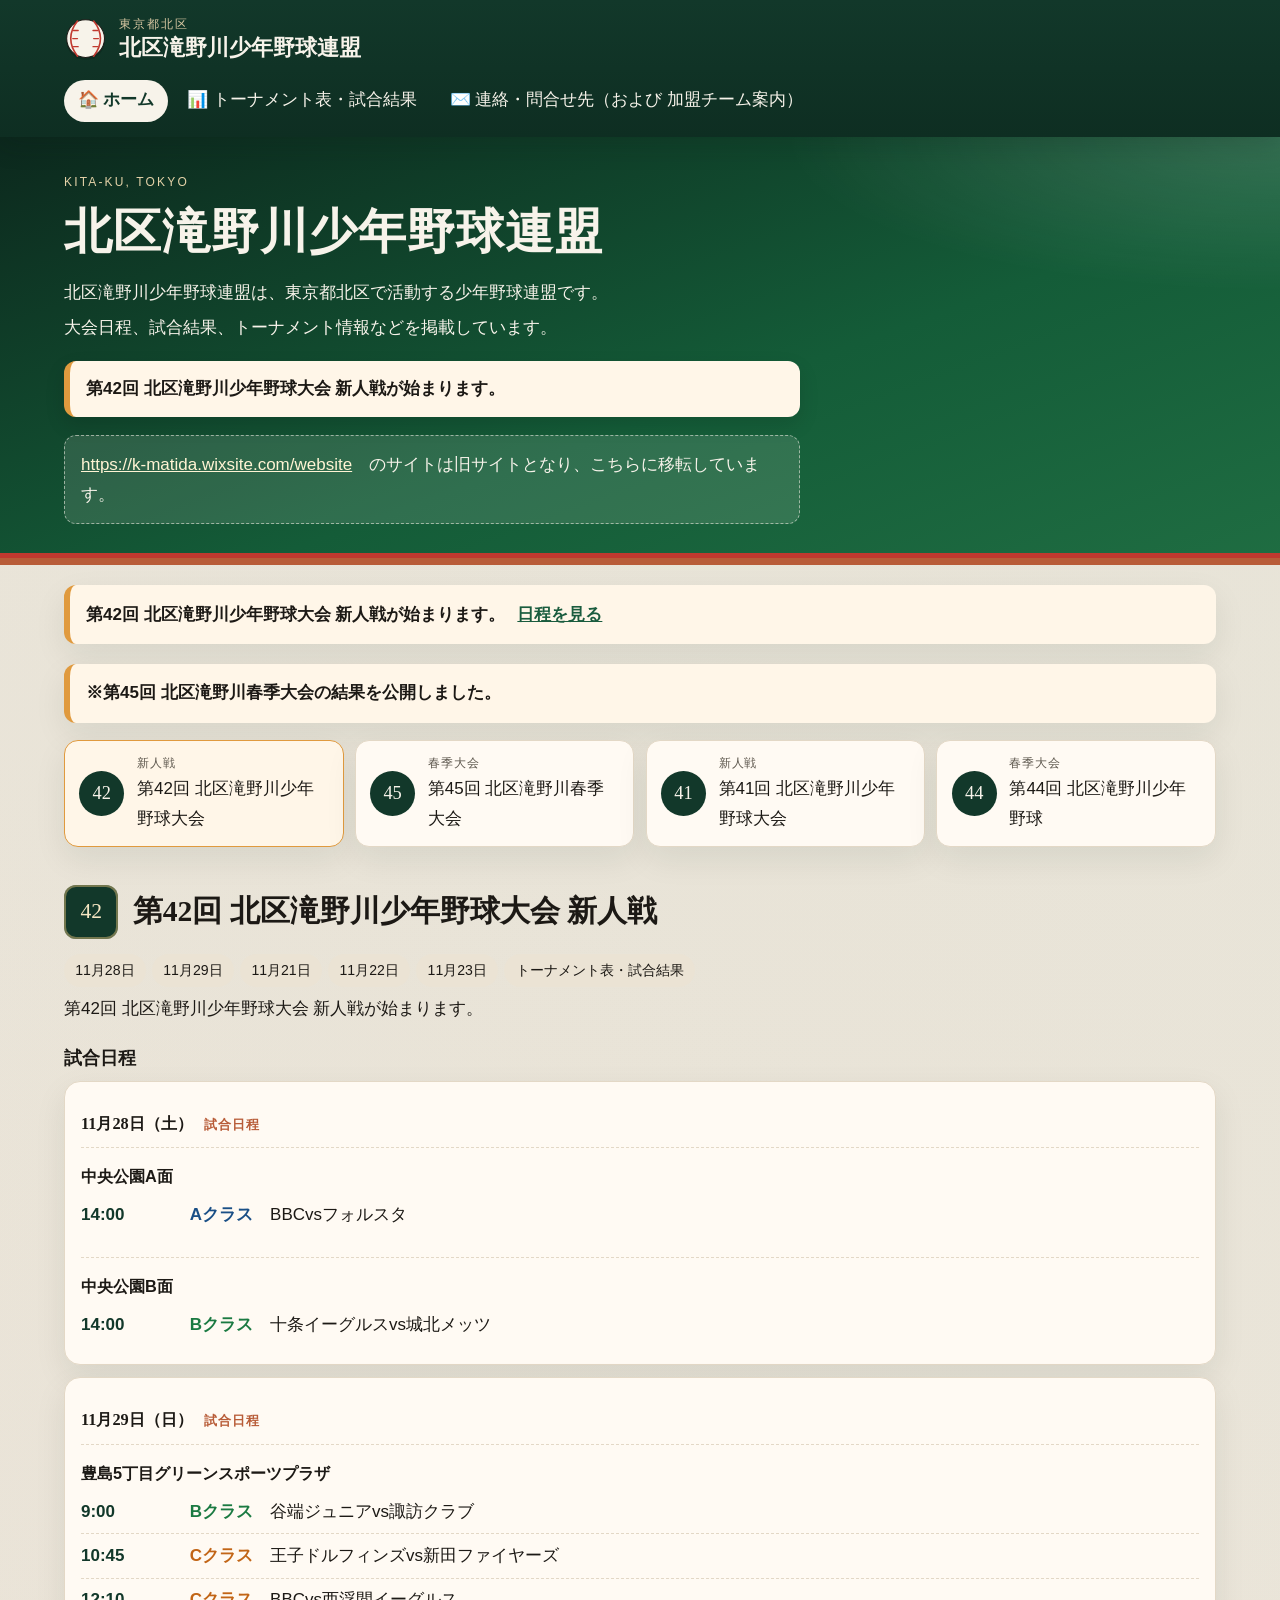
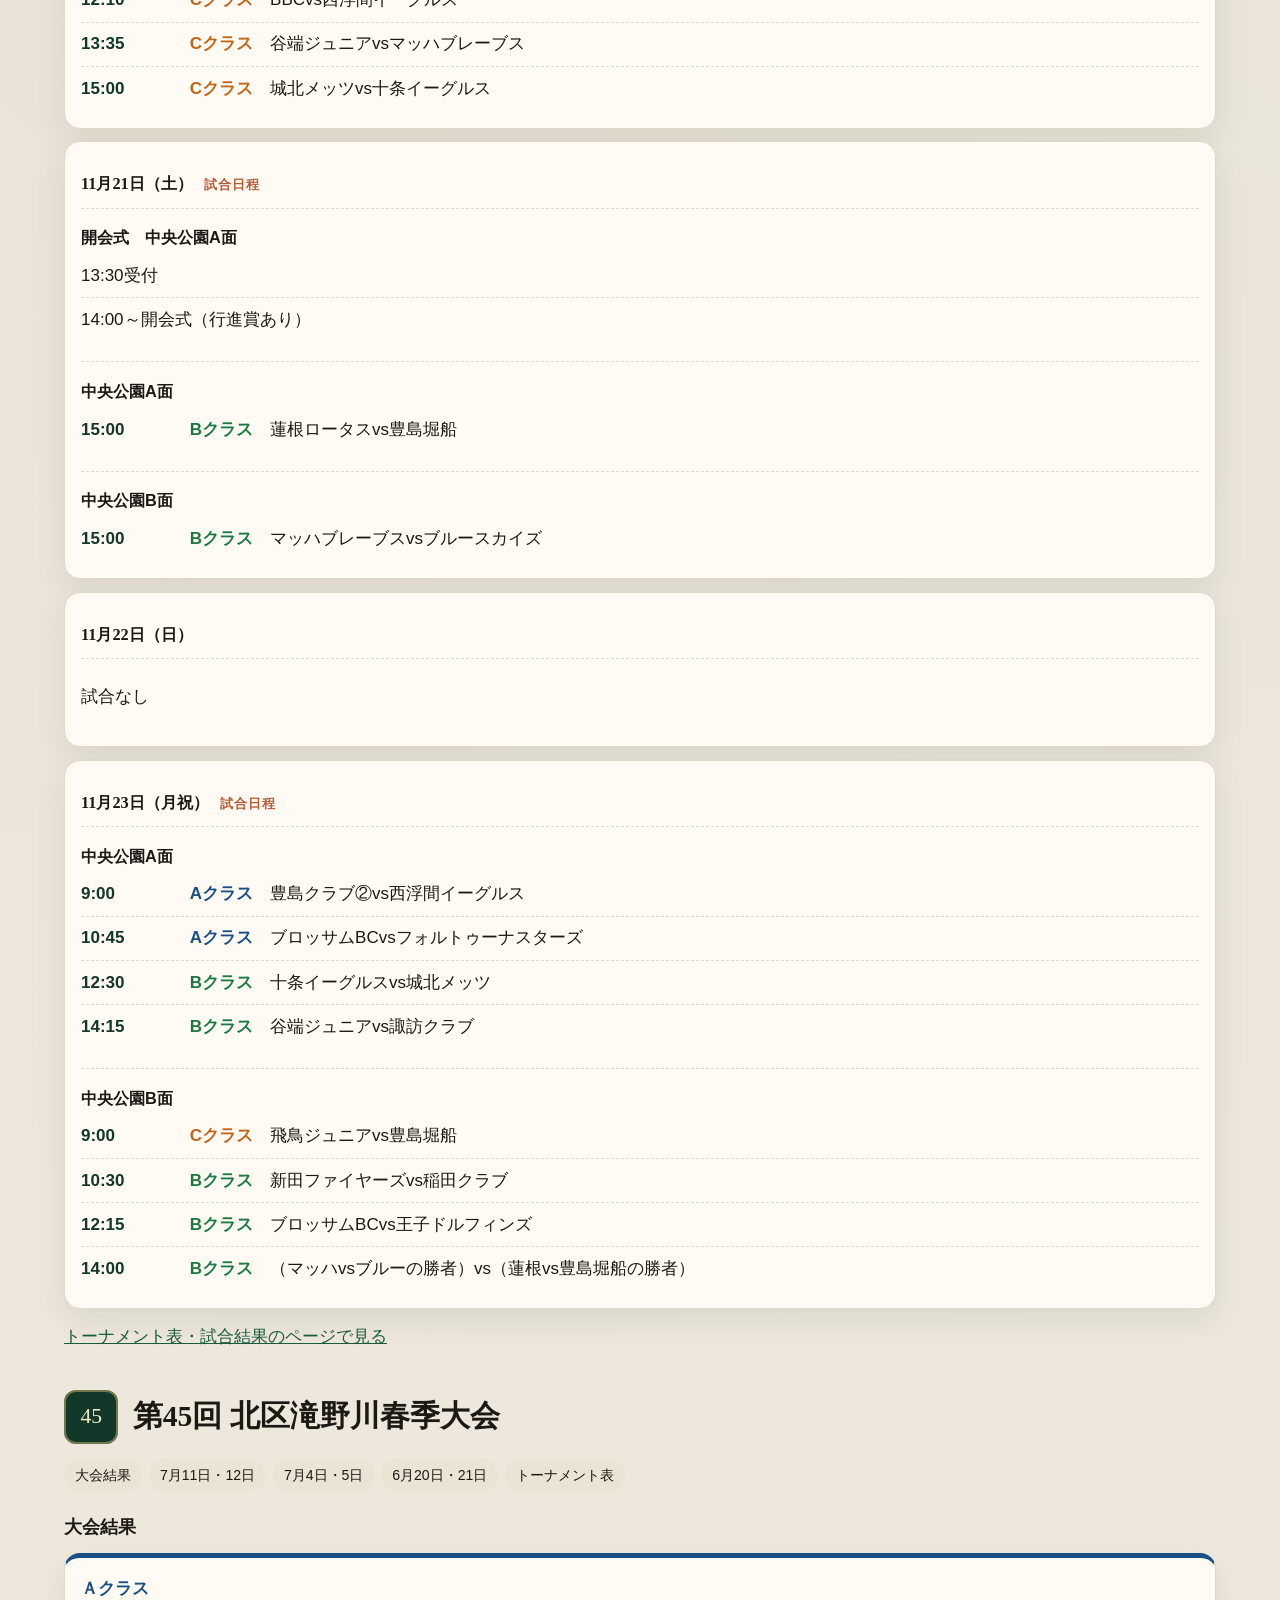
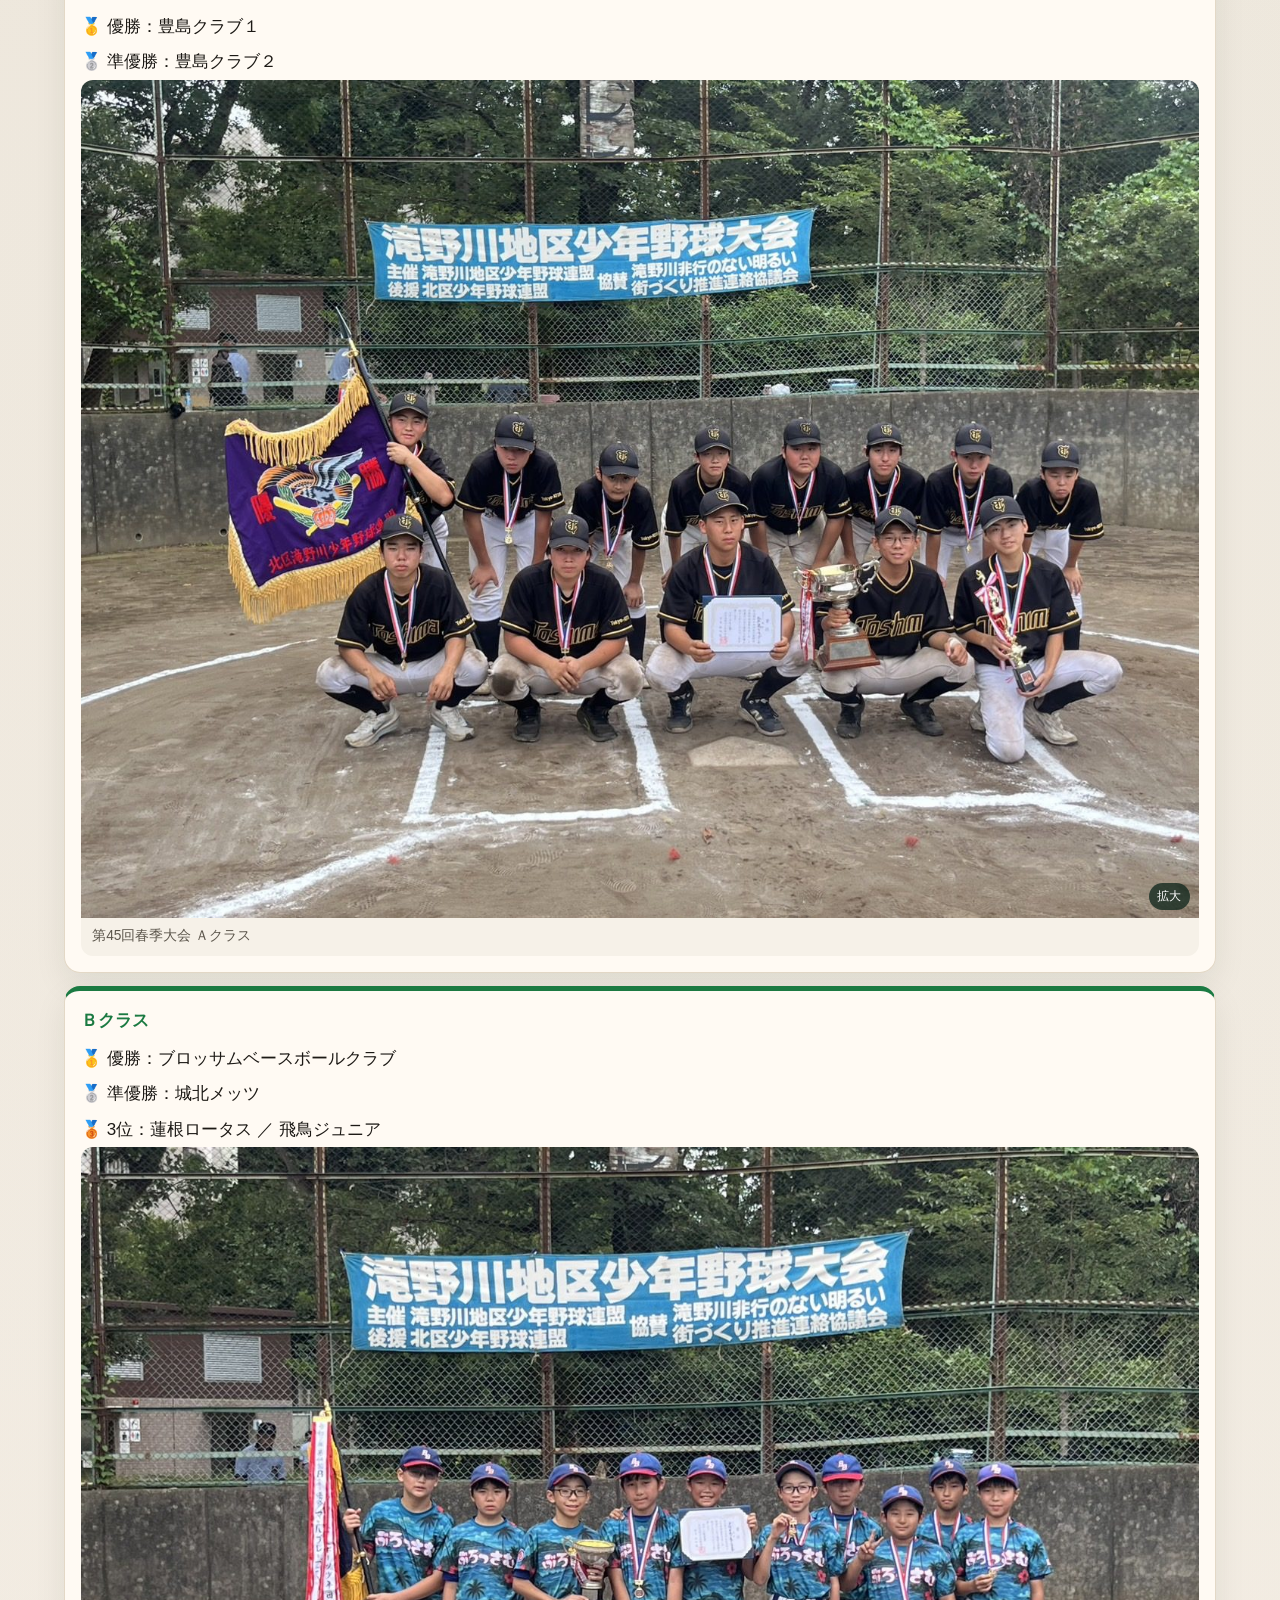
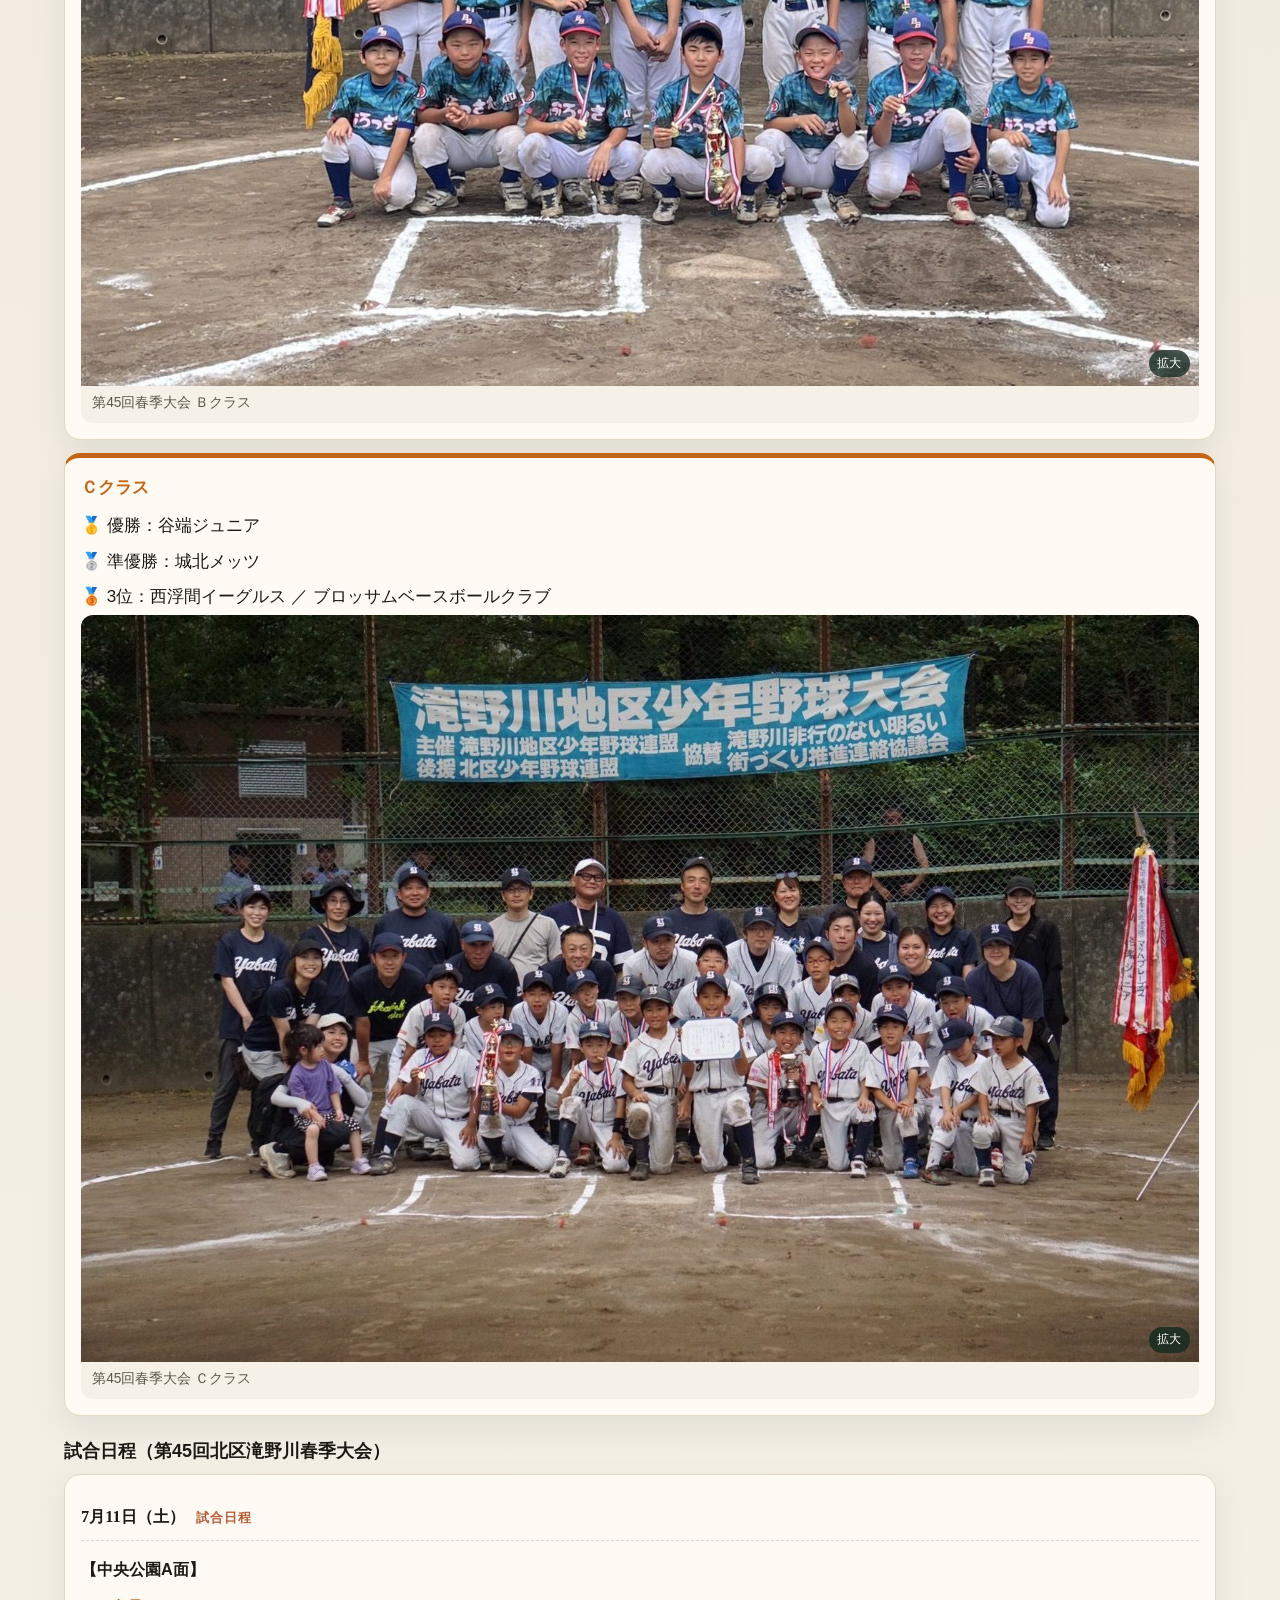
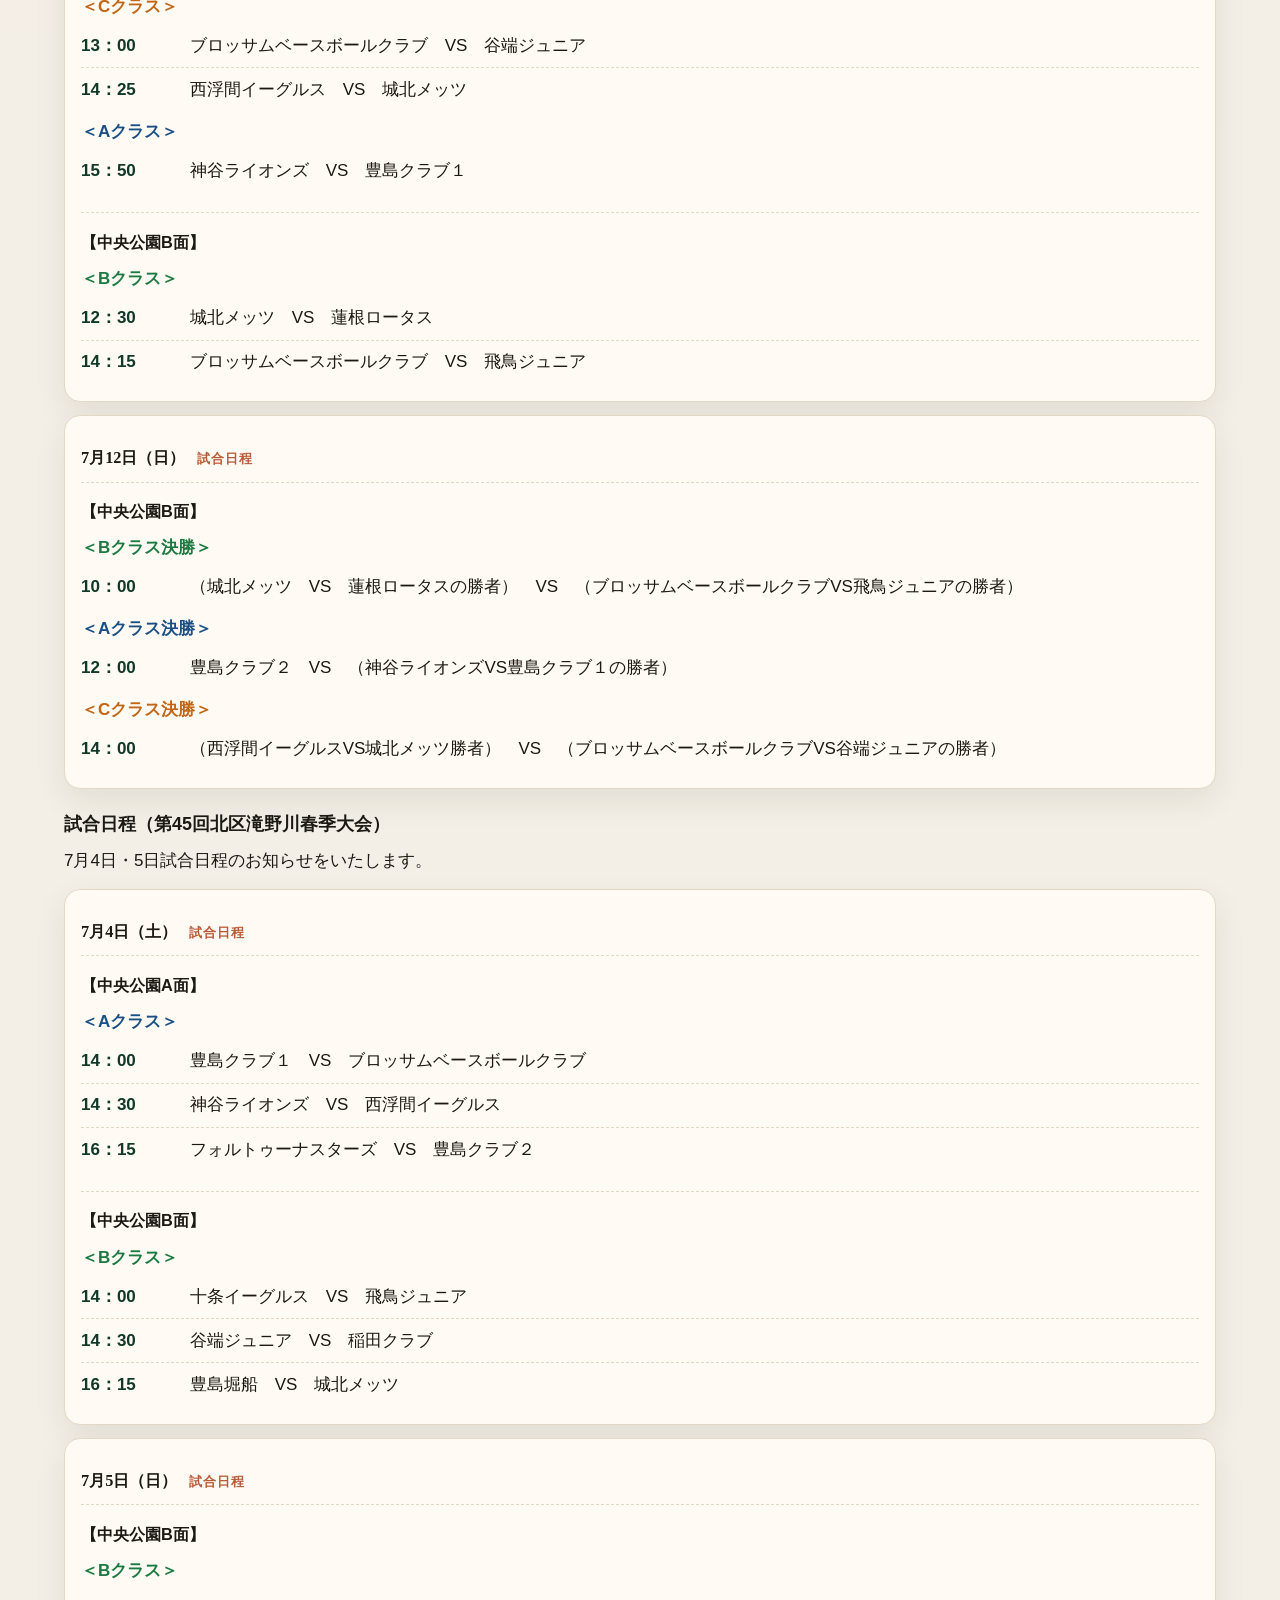
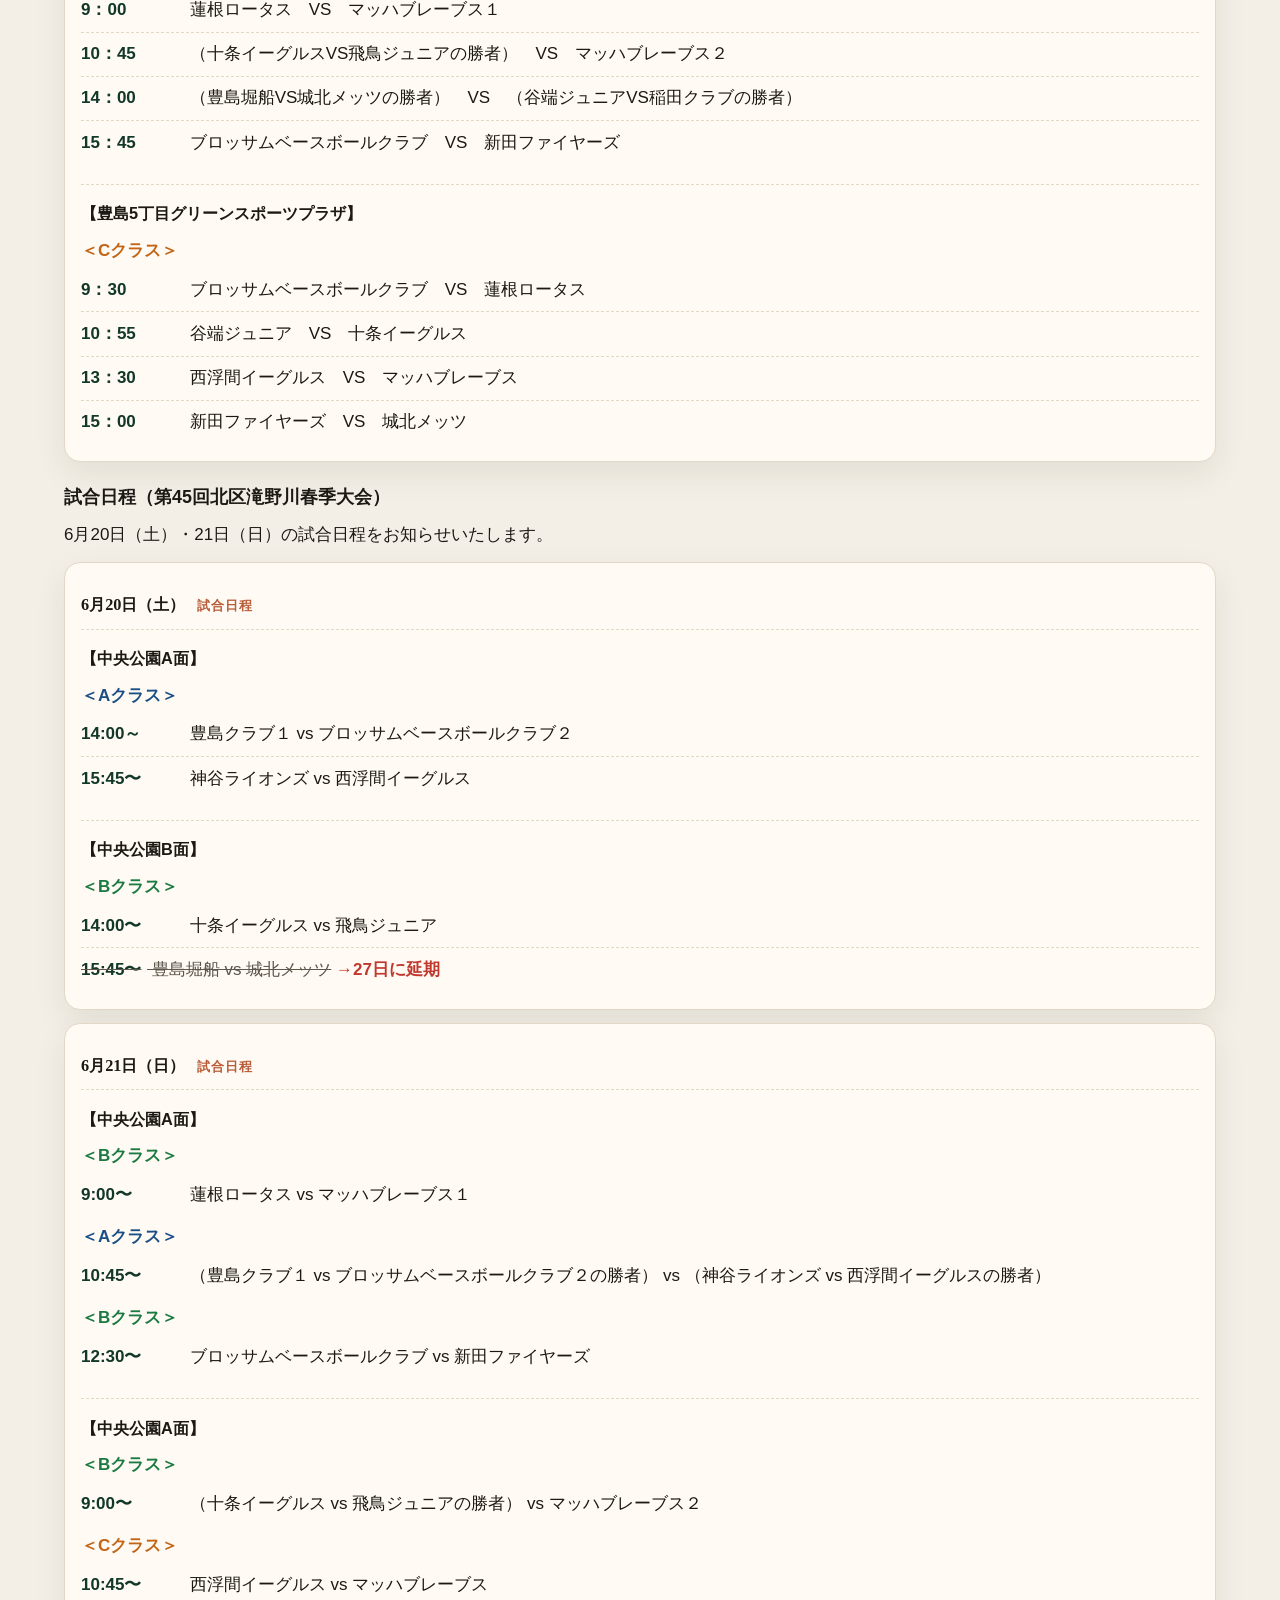
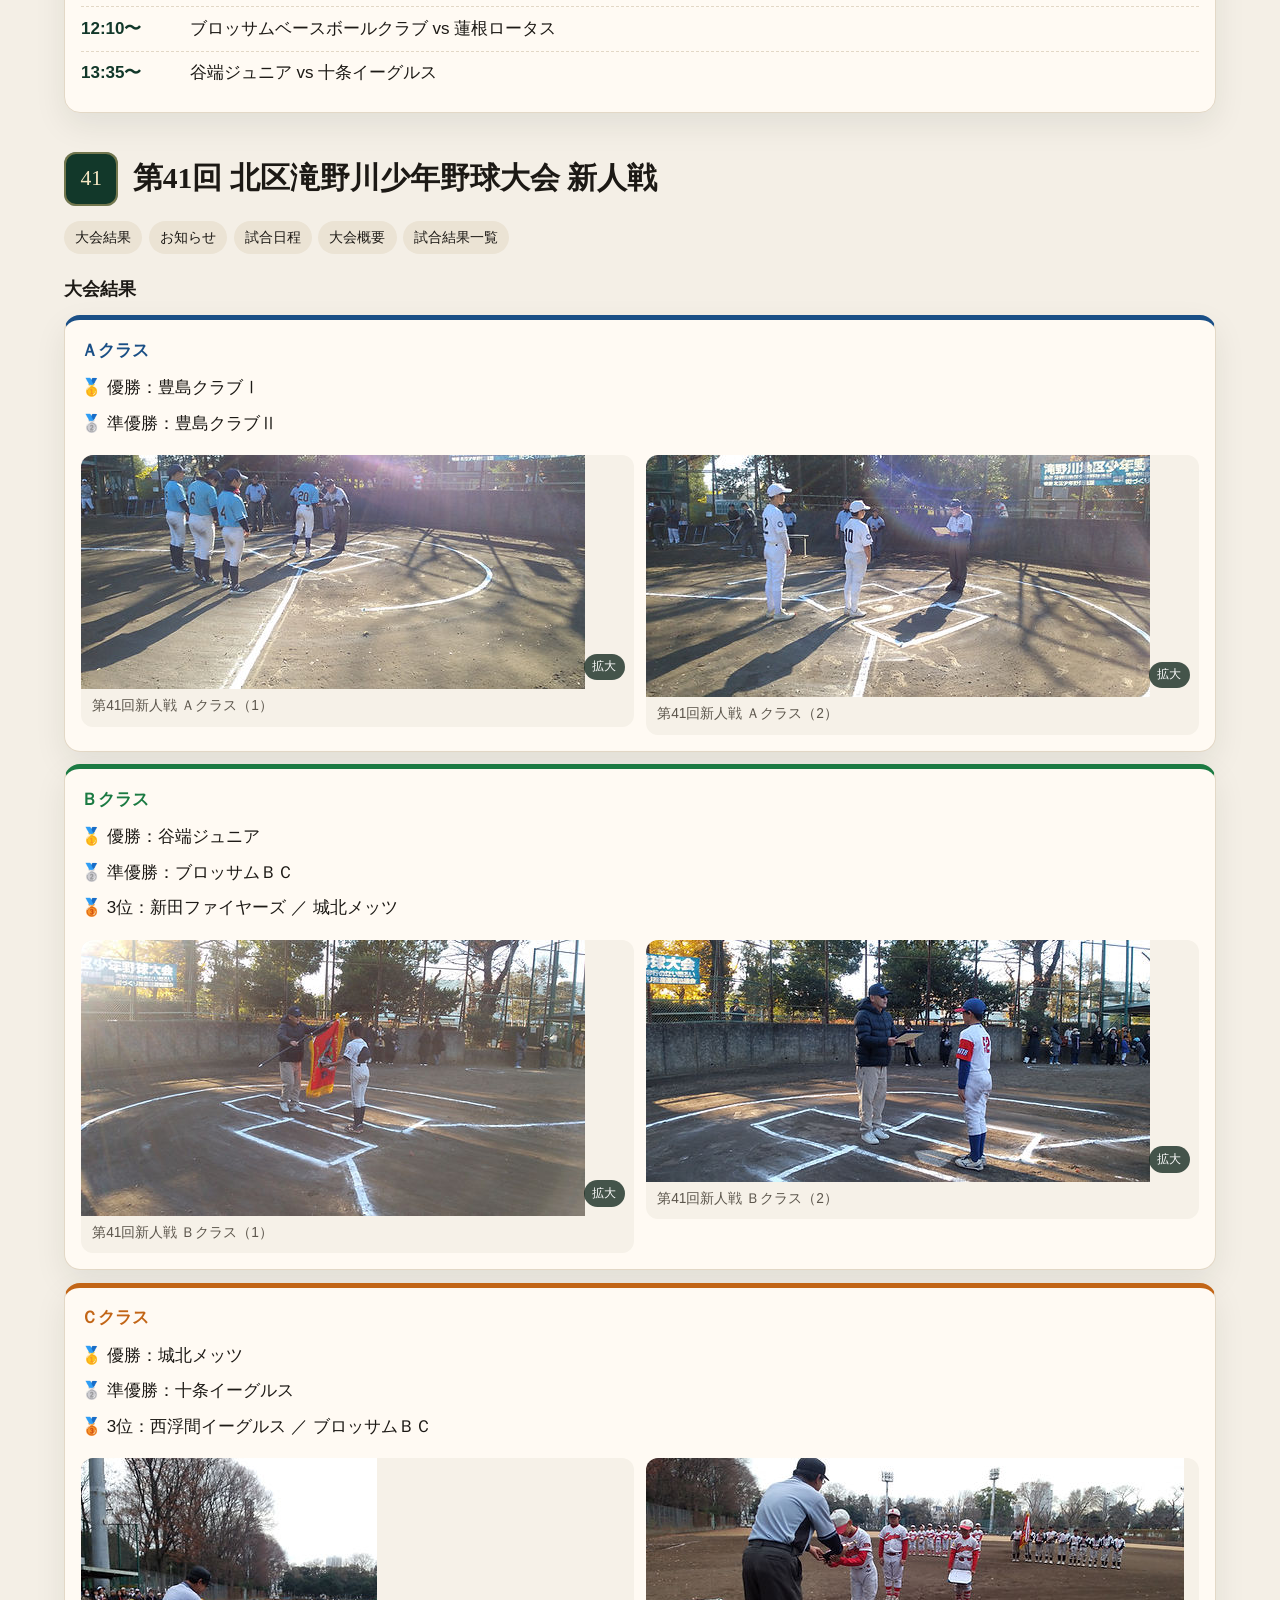
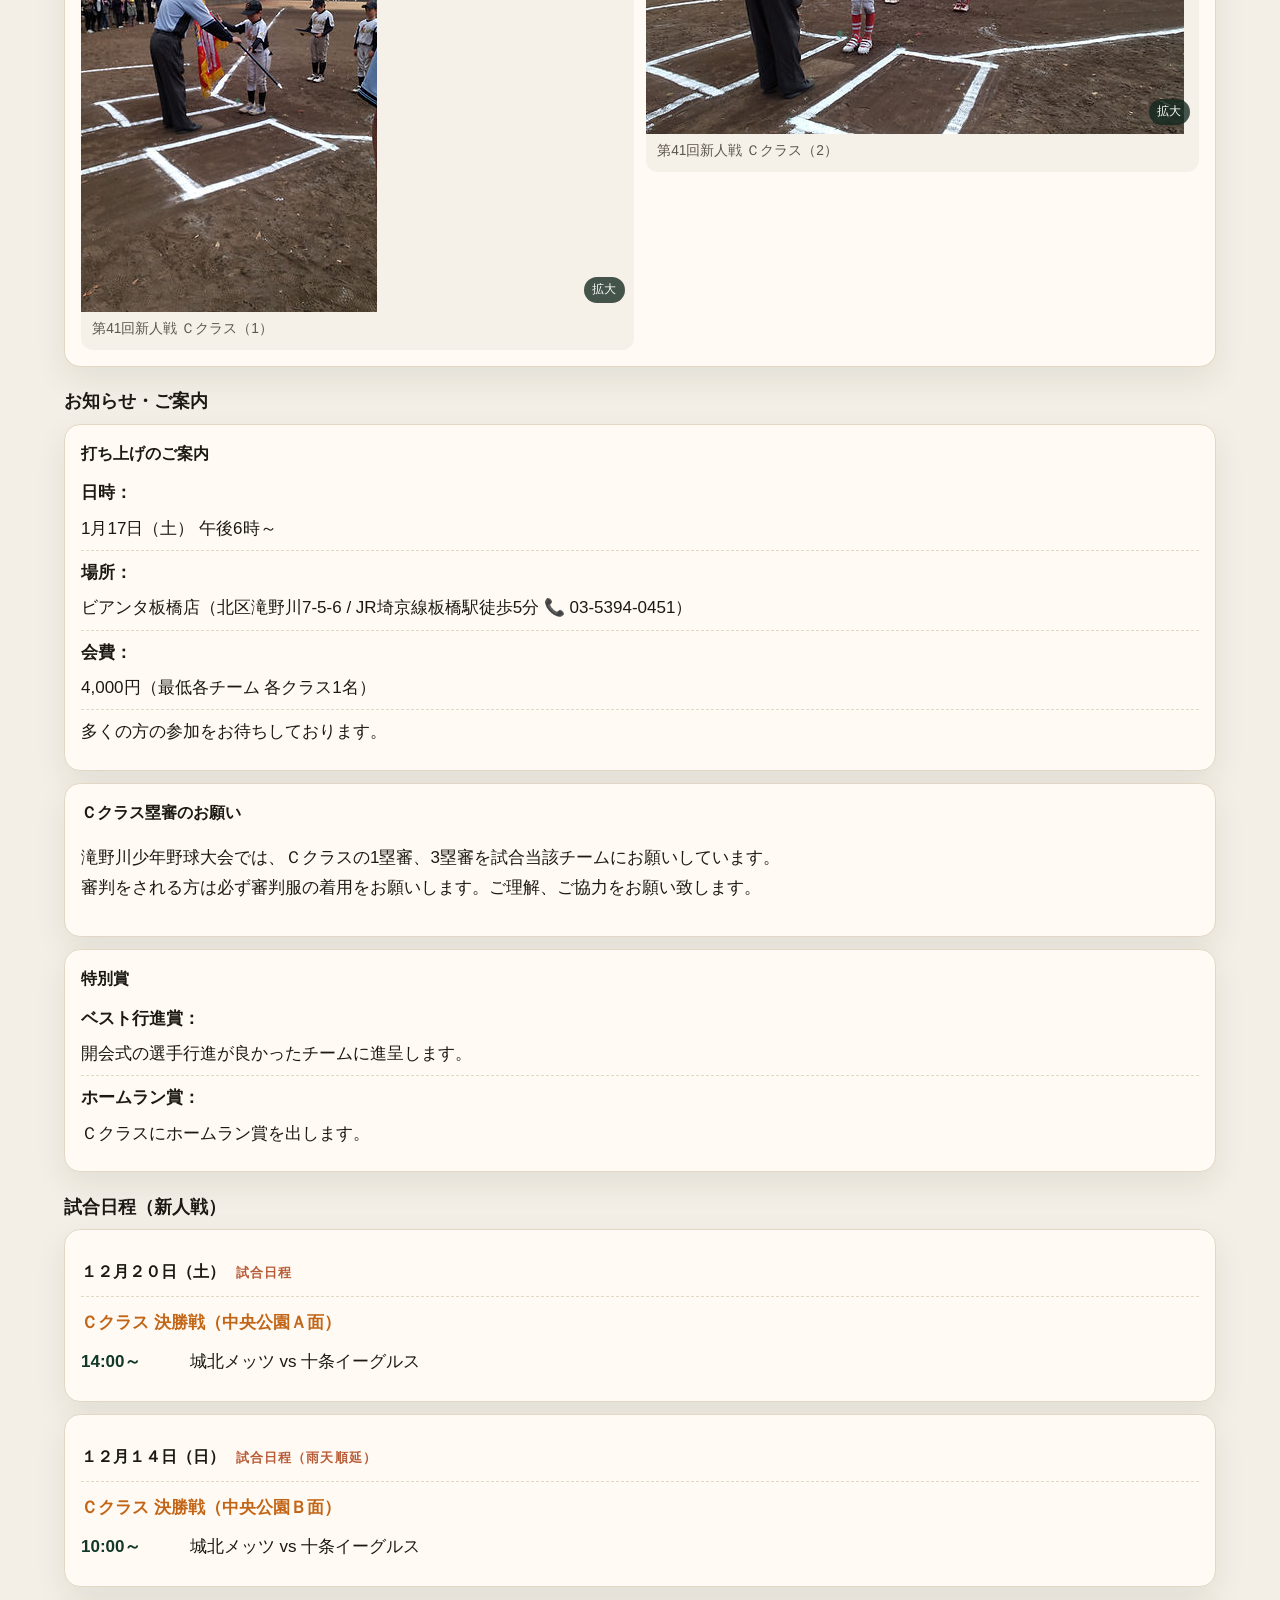
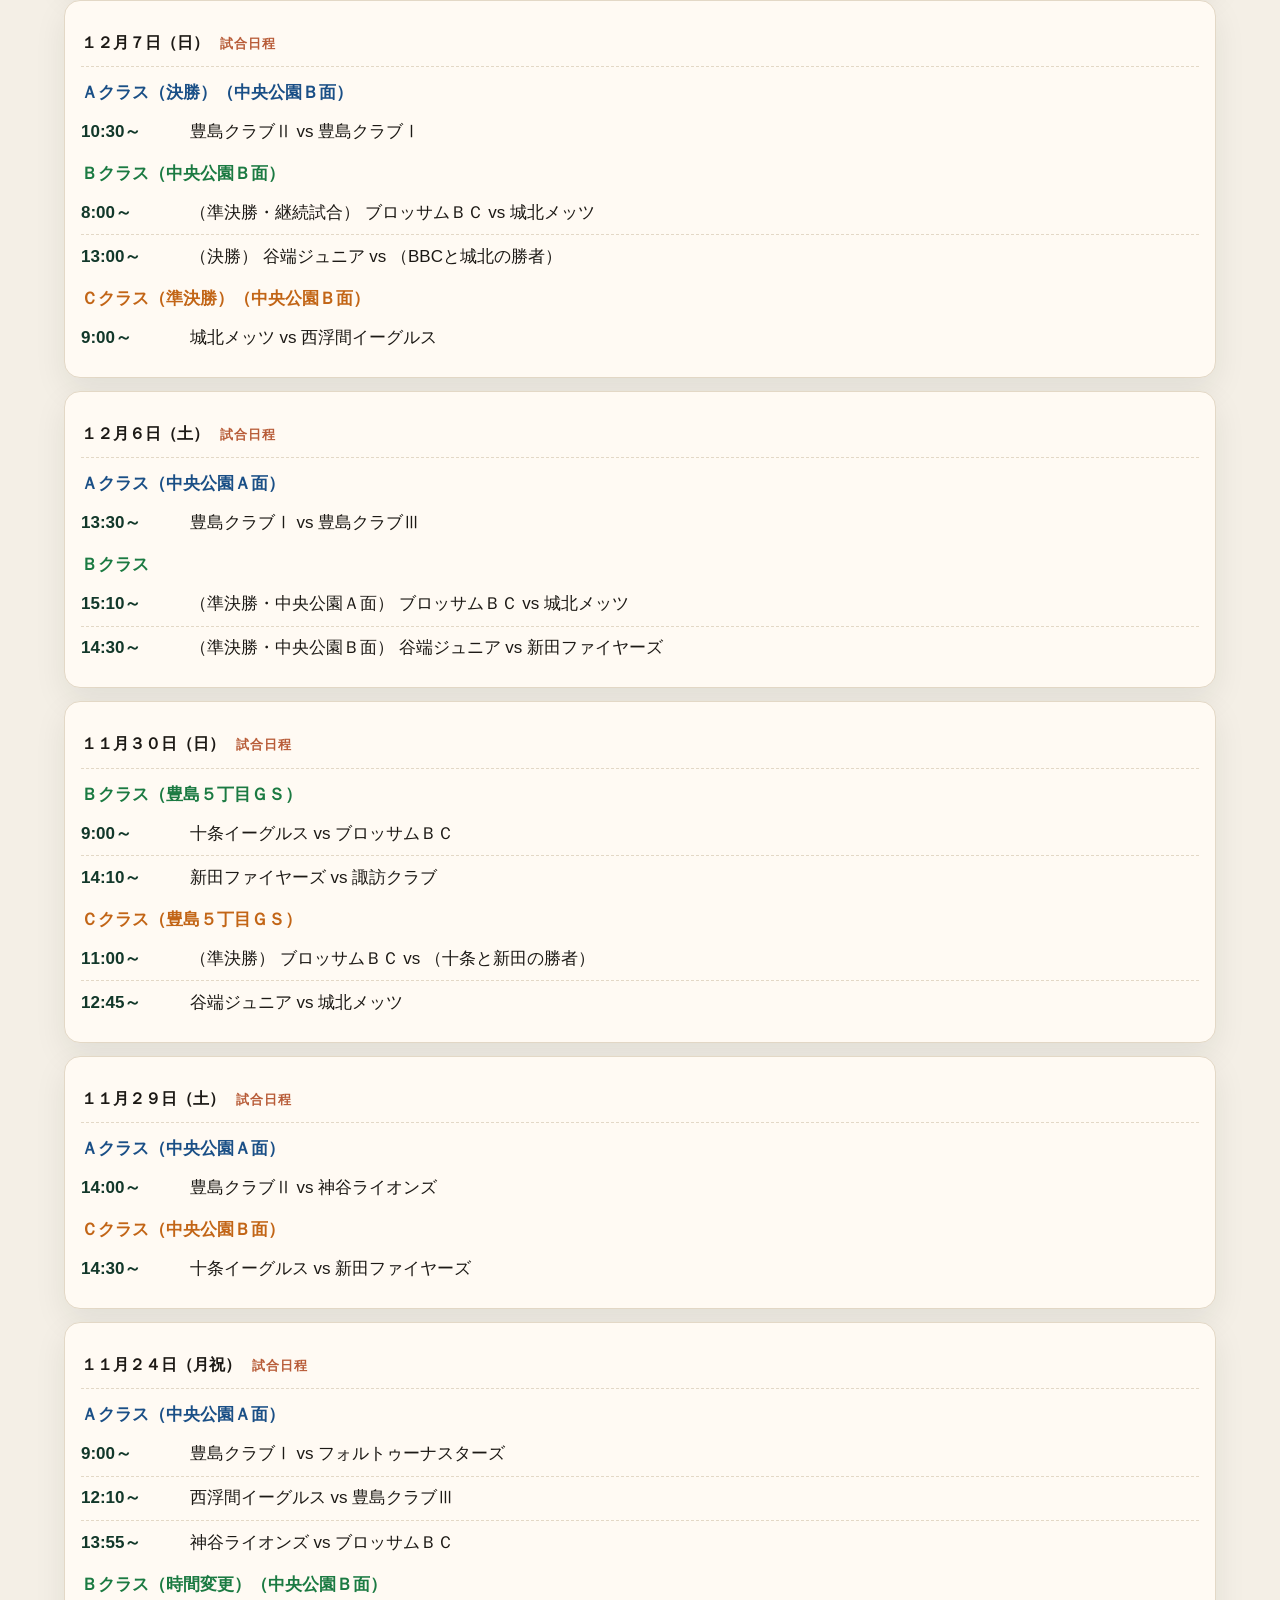
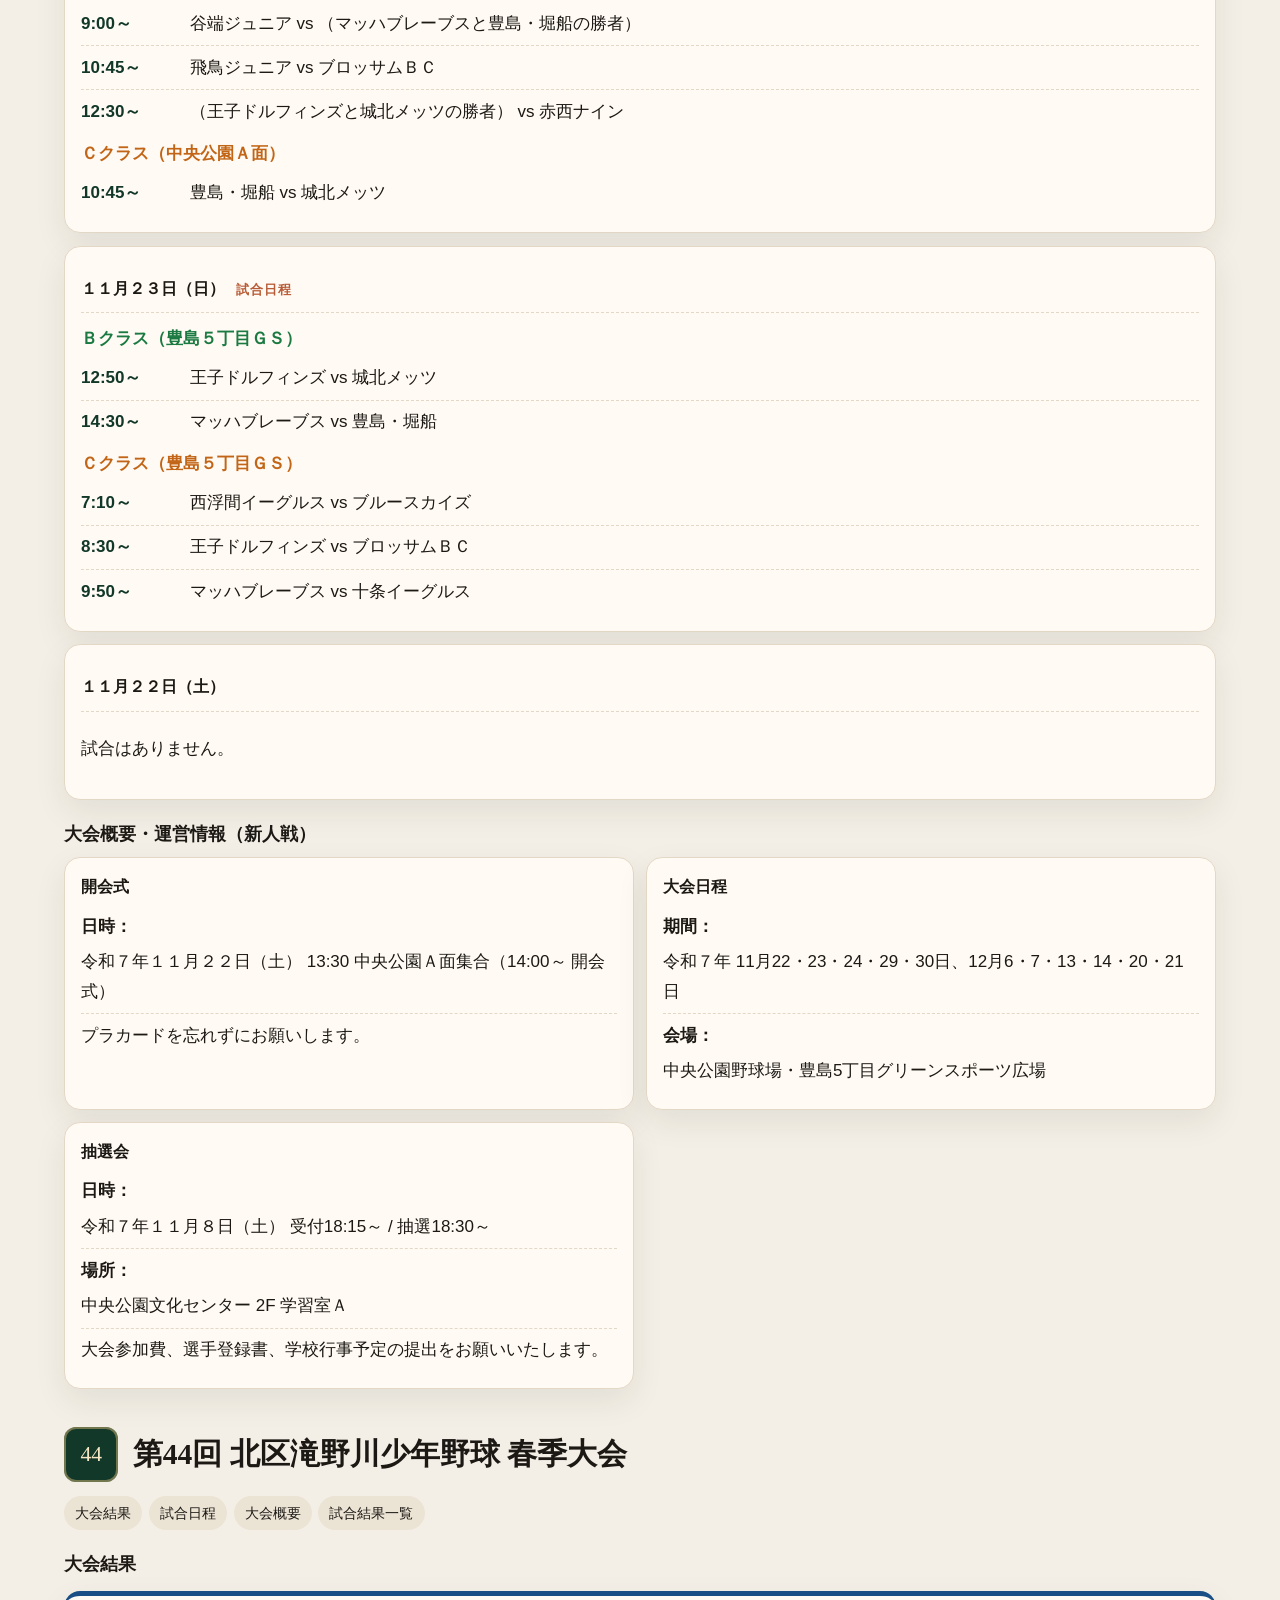
<file: index.html>
<!DOCTYPE html>
<html lang="ja">
<head>
  <meta charset="utf-8">
  <meta name="viewport" content="width=device-width, initial-scale=1">
  <meta name="google-site-verification" content="nqd5q9Yi3zPu5casbULtcdUXgeb1Pyg1opUBinY9pFo" />
  <title>北区滝野川少年野球連盟｜東京都北区の少年野球</title>
  <meta name="description" content="北区滝野川少年野球連盟の公式サイトです。東京都北区の少年野球大会の日程、試合結果、トーナメントを掲載しています。第42回新人戦、第45回春季大会、第41回新人戦、第44回春季大会。旧サイトからこちらへ移転しました。">
  <meta name="robots" content="index, follow">
  <meta name="geo.region" content="JP-13">
  <meta name="geo.placename" content="東京都北区">
  <link rel="canonical" href="https://yoji-t.github.io/takinogawa-baseball/">
  <meta property="og:locale" content="ja_JP">
  <meta property="og:type" content="website">
  <meta property="og:site_name" content="北区滝野川少年野球連盟">
  <meta property="og:title" content="北区滝野川少年野球連盟｜東京都北区の少年野球">
  <meta property="og:description" content="東京都北区で活動する少年野球連盟です。第42回新人戦の試合日程、大会結果、トーナメント情報を掲載しています。">
  <meta property="og:url" content="https://yoji-t.github.io/takinogawa-baseball/">
  <meta property="og:image" content="https://yoji-t.github.io/takinogawa-baseball/images/home-45th-spring-a-class.jpeg">
  <meta property="og:image:alt" content="第45回春季大会Ａクラス優勝 豊島クラブの記念写真">
  <meta property="og:image:width" content="1477">
  <meta property="og:image:height" content="1108">
  <meta name="twitter:card" content="summary_large_image">
  <meta name="theme-color" content="#12382a">
  <link rel="icon" href="favicon.svg" type="image/svg+xml">
  <link rel="stylesheet" href="css/style.css">
  <script type="application/ld+json">
  {
    "@context": "https://schema.org",
    "@graph": [
      {
        "@type": "WebSite",
        "@id": "https://yoji-t.github.io/takinogawa-baseball/#website",
        "url": "https://yoji-t.github.io/takinogawa-baseball/",
        "name": "北区滝野川少年野球連盟",
        "description": "東京都北区で活動する少年野球連盟の公式サイト。大会日程、試合結果、トーナメント情報を掲載しています。",
        "inLanguage": "ja",
        "publisher": { "@id": "https://yoji-t.github.io/takinogawa-baseball/#org" }
      },
      {
        "@type": "SportsOrganization",
        "@id": "https://yoji-t.github.io/takinogawa-baseball/#org",
        "name": "北区滝野川少年野球連盟",
        "alternateName": "滝野川少年野球連盟",
        "sport": "Baseball",
        "url": "https://yoji-t.github.io/takinogawa-baseball/",
        "logo": "https://yoji-t.github.io/takinogawa-baseball/favicon.svg",
        "image": "https://yoji-t.github.io/takinogawa-baseball/images/home-45th-spring-a-class.jpeg",
        "description": "北区滝野川少年野球連盟は、東京都北区で活動する少年野球連盟です。",
        "areaServed": { "@type": "AdministrativeArea", "name": "東京都北区" },
        "address": {
          "@type": "PostalAddress",
          "addressRegion": "東京都",
          "addressLocality": "北区",
          "addressCountry": "JP"
        },
        "location": [
          {
            "@type": "Place",
            "name": "北区中央公園野球場（Ａ面・Ｂ面）",
            "address": "東京都北区十条台1-2-1"
          },
          {
            "@type": "Place",
            "name": "豊島5丁目グリーンスポーツ広場",
            "address": "東京都北区豊島5-6"
          },
          { "@type": "Place", "name": "荒川グラウンド" }
        ],
        "contactPoint": [
          {
            "@type": "ContactPoint",
            "name": "久保田 雄一郎",
            "telephone": "+81-90-1503-5079",
            "email": "yuichiro_kubota_0224@docomo.ne.jp",
            "contactType": "customer service",
            "availableLanguage": "Japanese"
          },
          {
            "@type": "ContactPoint",
            "name": "角野 光昭",
            "telephone": "+81-90-2408-6701",
            "email": "m19620410@ezweb.ne.jp",
            "contactType": "customer service",
            "availableLanguage": "Japanese"
          }
        ],
        "sameAs": ["https://k-matida.wixsite.com/website"]
      },
      {
        "@type": "WebPage",
        "@id": "https://yoji-t.github.io/takinogawa-baseball/#webpage",
        "url": "https://yoji-t.github.io/takinogawa-baseball/",
        "name": "北区滝野川少年野球連盟",
        "description": "東京都北区で活動する少年野球連盟の公式サイト。大会日程、試合結果、トーナメント情報を掲載しています。",
        "inLanguage": "ja",
        "isPartOf": { "@id": "https://yoji-t.github.io/takinogawa-baseball/#website" },
        "about": { "@id": "https://yoji-t.github.io/takinogawa-baseball/#org" },
        "dateModified": "2026-11-26",
        "primaryImageOfPage": "https://yoji-t.github.io/takinogawa-baseball/images/home-45th-spring-a-class.jpeg"
      }
    ]
  }
  </script>
</head>
<body>
  <a class="skip" href="#main">本文へスキップ</a>
  <header class="site-header">
    <div class="header-inner">
      <a class="brand" href="./">
        <svg class="brand-mark" viewBox="0 0 64 64" aria-hidden="true">
          <circle cx="32" cy="32" r="28" fill="#f7f3ea" stroke="#1c1915" stroke-width="1.5"/>
          <path d="M20 6c-8 10-10 18-10 26s2 16 10 26" fill="none" stroke="#c0392f" stroke-width="2.4" stroke-linecap="round"/>
          <path d="M44 6c8 10 10 18 10 26s-2 16-10 26" fill="none" stroke="#c0392f" stroke-width="2.4" stroke-linecap="round"/>
          <path d="M14 20h7M13 32h7M14 44h7M43 20h7M44 32h7M43 44h7" fill="none" stroke="#c0392f" stroke-width="2" stroke-linecap="round"/>
        </svg>
        <span>
          <span class="brand-kicker">東京都北区</span>
          <span class="brand-name">北区滝野川少年野球連盟</span>
        </span>
      </a>
      <input class="nav-check" type="checkbox" id="nav-toggle">
      <label class="nav-toggle" for="nav-toggle">
        <span class="label-open">メニュー</span>
        <span class="label-close">閉じる</span>
      </label>
      <nav id="site-nav" class="site-nav" aria-label="メニュー（各サブページへのリンク用）">
        <a href="./" aria-current="page">🏠 ホーム</a>
        <a href="tournament/">📊 トーナメント表・試合結果</a>
        <a href="contact/">✉️ 連絡・問合せ先（および 加盟チーム案内）</a>
      </nav>
    </div>
  </header>

  <header class="hero">
    <div class="wrap hero-inner">
      <p class="eyebrow">KITA-KU, TOKYO</p>
      <h1>北区滝野川少年野球連盟</h1>
      <p class="lede">北区滝野川少年野球連盟は、東京都北区で活動する少年野球連盟です。</p>
      <p class="lede">大会日程、試合結果、トーナメント情報などを掲載しています。</p>
      <p class="hero-announce"><a href="#dai42">第42回 北区滝野川少年野球大会 新人戦が始まります。</a></p>
      <p class="move-note"><a href="https://k-matida.wixsite.com/website" rel="noopener noreferrer">https://k-matida.wixsite.com/website</a>　のサイトは旧サイトとなり、こちらに移転しています。</p>
    </div>
  </header>

  <main id="main">
    <div class="wrap">
      <p class="callout"><strong>第42回 北区滝野川少年野球大会 新人戦が始まります。</strong><a class="callout-link" href="#dai42">日程を見る</a></p>
      <p class="callout"><strong>※第45回 北区滝野川春季大会の結果を公開しました。</strong></p>

      <nav class="jump" aria-label="このページの大会">
        <a class="is-featured" href="#dai42"><span class="jump-no">42</span><span><small>新人戦</small>第42回 北区滝野川少年野球大会</span></a>
        <a href="#dai45"><span class="jump-no">45</span><span><small>春季大会</small>第45回 北区滝野川春季大会</span></a>
        <a href="#dai41"><span class="jump-no">41</span><span><small>新人戦</small>第41回 北区滝野川少年野球大会</span></a>
        <a href="#dai44"><span class="jump-no">44</span><span><small>春季大会</small>第44回 北区滝野川少年野球</span></a>
      </nav>

      <section class="tournament" id="dai42">
        <div class="tournament-head">
          <span class="round" aria-hidden="true">42</span>
          <h2>第42回 北区滝野川少年野球大会 新人戦</h2>
        </div>
        <nav class="subnav" aria-label="第42回新人戦の項目">
          <a href="#dai42-nov28">11月28日</a>
          <a href="#dai42-nov29">11月29日</a>
          <a href="#dai42-nov21">11月21日</a>
          <a href="#dai42-nov22">11月22日</a>
          <a href="#dai42-nov23">11月23日</a>
          <a href="tournament/#dai42">トーナメント表・試合結果</a>
        </nav>
        <p class="note">第42回 北区滝野川少年野球大会 新人戦が始まります。</p>

        <h3 id="dai42-sched">試合日程</h3>
        <div class="schedule">
          <article class="day" id="dai42-nov28">
            <h4 class="day-title">11月28日（土） <span class="dow">試合日程</span></h4>
            <div class="field">
              <h5>中央公園A面</h5>
              <ul class="games">
                <li><span class="time">14:00</span><span><strong class="tag-a">Aクラス</strong>　<span class="match"><span class="side">BBC</span>vs<span class="side">フォルスタ</span></span></span></li>
              </ul>
            </div>
            <div class="field">
              <h5>中央公園B面</h5>
              <ul class="games">
                <li><span class="time">14:00</span><span><strong class="tag-b">Bクラス</strong>　<span class="match"><span class="side">十条イーグルス</span>vs<span class="side">城北メッツ</span></span></span></li>
              </ul>
            </div>
          </article>

          <article class="day" id="dai42-nov29">
            <h4 class="day-title">11月29日（日） <span class="dow">試合日程</span></h4>
            <div class="field">
              <h5>豊島5丁目グリーンスポーツプラザ</h5>
              <ul class="games">
                <li><span class="time">9:00</span><span><strong class="tag-b">Bクラス</strong>　<span class="match"><span class="side">谷端ジュニア</span>vs<span class="side">諏訪クラブ</span></span></span></li>
                <li><span class="time">10:45</span><span><strong class="tag-c">Cクラス</strong>　<span class="match"><span class="side">王子ドルフィンズ</span>vs<span class="side">新田ファイヤーズ</span></span></span></li>
                <li><span class="time">12:10</span><span><strong class="tag-c">Cクラス</strong>　<span class="match"><span class="side">BBC</span>vs<span class="side">西浮間イーグルス</span></span></span></li>
                <li><span class="time">13:35</span><span><strong class="tag-c">Cクラス</strong>　<span class="match"><span class="side">谷端ジュニア</span>vs<span class="side">マッハブレーブス</span></span></span></li>
                <li><span class="time">15:00</span><span><strong class="tag-c">Cクラス</strong>　<span class="match"><span class="side">城北メッツ</span>vs<span class="side">十条イーグルス</span></span></span></li>
              </ul>
            </div>
          </article>

          <article class="day" id="dai42-nov21">
            <h4 class="day-title">11月21日（土） <span class="dow">試合日程</span></h4>
            <div class="field">
              <h5>開会式　中央公園A面</h5>
              <ul class="plain-list">
                <li>13:30受付</li>
                <li>14:00～開会式（行進賞あり）</li>
              </ul>
            </div>
            <div class="field">
              <h5>中央公園A面</h5>
              <ul class="games">
                <li><span class="time">15:00</span><span><strong class="tag-b">Bクラス</strong>　<span class="match"><span class="side">蓮根ロータス</span>vs<span class="side">豊島堀船</span></span></span></li>
              </ul>
            </div>
            <div class="field">
              <h5>中央公園B面</h5>
              <ul class="games">
                <li><span class="time">15:00</span><span><strong class="tag-b">Bクラス</strong>　<span class="match"><span class="side">マッハブレーブス</span>vs<span class="side">ブルースカイズ</span></span></span></li>
              </ul>
            </div>
          </article>

          <article class="day" id="dai42-nov22">
            <h4 class="day-title">11月22日（日）</h4>
            <div class="field">
              <p>試合なし</p>
            </div>
          </article>

          <article class="day" id="dai42-nov23">
            <h4 class="day-title">11月23日（月祝） <span class="dow">試合日程</span></h4>
            <div class="field">
              <h5>中央公園A面</h5>
              <ul class="games">
                <li><span class="time">9:00</span><span><strong class="tag-a">Aクラス</strong>　<span class="match"><span class="side">豊島クラブ②</span>vs<span class="side">西浮間イーグルス</span></span></span></li>
                <li><span class="time">10:45</span><span><strong class="tag-a">Aクラス</strong>　<span class="match"><span class="side">ブロッサムBC</span>vs<span class="side">フォルトゥーナスターズ</span></span></span></li>
                <li><span class="time">12:30</span><span><strong class="tag-b">Bクラス</strong>　<span class="match"><span class="side">十条イーグルス</span>vs<span class="side">城北メッツ</span></span></span></li>
                <li><span class="time">14:15</span><span><strong class="tag-b">Bクラス</strong>　<span class="match"><span class="side">谷端ジュニア</span>vs<span class="side">諏訪クラブ</span></span></span></li>
              </ul>
            </div>
            <div class="field">
              <h5>中央公園B面</h5>
              <ul class="games">
                <li><span class="time">9:00</span><span><strong class="tag-c">Cクラス</strong>　<span class="match"><span class="side">飛鳥ジュニア</span>vs<span class="side">豊島堀船</span></span></span></li>
                <li><span class="time">10:30</span><span><strong class="tag-b">Bクラス</strong>　<span class="match"><span class="side">新田ファイヤーズ</span>vs<span class="side">稲田クラブ</span></span></span></li>
                <li><span class="time">12:15</span><span><strong class="tag-b">Bクラス</strong>　<span class="match"><span class="side">ブロッサムBC</span>vs<span class="side">王子ドルフィンズ</span></span></span></li>
                <li><span class="time">14:00</span><span><strong class="tag-b">Bクラス</strong>　<span class="match"><span class="side">（マッハvsブルーの勝者）</span>vs<span class="side">（蓮根vs豊島堀船の勝者）</span></span></span></li>
              </ul>
            </div>
          </article>
        </div>
        <p class="more-link"><a href="tournament/#dai42">トーナメント表・試合結果のページで見る</a></p>
      </section>

      <section class="tournament" id="dai45">
        <div class="tournament-head">
          <span class="round" aria-hidden="true">45</span>
          <h2>第45回 北区滝野川春季大会</h2>
        </div>
        <nav class="subnav" aria-label="第45回春季大会の項目">
          <a href="#dai45-result">大会結果</a>
          <a href="#dai45-jul">7月11日・12日</a>
          <a href="#dai45-jul4">7月4日・5日</a>
          <a href="#dai45-jun">6月20日・21日</a>
          <a href="tournament/#dai45">トーナメント表</a>
        </nav>

        <h3 id="dai45-result">大会結果</h3>

        <article class="class-result result-a">
          <h4 class="tag-a">Ａクラス</h4>
          <ul class="places">
            <li>🥇 優勝：豊島クラブ１</li>
            <li>🥈 準優勝：豊島クラブ２</li>
          </ul>
          <figure class="photo">
            <a class="zoom" href="images/home-45th-spring-a-class.jpeg" data-caption="第45回春季大会Ａクラス優勝 豊島クラブ１の記念写真">
              <img src="images/home-45th-spring-a-class.jpeg" width="1477" height="1108" alt="第45回春季大会Ａクラスの記念写真。黒いユニフォームの豊島クラブの選手が優勝旗、トロフィー、賞状を持ってグラウンドに並んでいる。背景に滝野川地区少年野球大会の横断幕" loading="lazy" decoding="async">
              <span class="zoom-hint">拡大</span>
            </a>
            <figcaption>第45回春季大会 Ａクラス</figcaption>
          </figure>
        </article>

        <article class="class-result result-b">
          <h4 class="tag-b">Ｂクラス</h4>
          <ul class="places">
            <li>🥇 優勝：ブロッサムベースボールクラブ</li>
            <li>🥈 準優勝：城北メッツ</li>
            <li>🥉 3位：蓮根ロータス ／ 飛鳥ジュニア</li>
          </ul>
          <figure class="photo">
            <a class="zoom" href="images/home-45th-spring-b-class.jpeg" data-caption="第45回春季大会Ｂクラス優勝 ブロッサムベースボールクラブの記念写真">
              <img src="images/home-45th-spring-b-class.jpeg" width="1477" height="1108" alt="第45回春季大会Ｂクラスの記念写真。青いユニフォームのブロッサムベースボールクラブの選手がトロフィーと賞状を持ってグラウンドに並んでいる" loading="lazy" decoding="async">
              <span class="zoom-hint">拡大</span>
            </a>
            <figcaption>第45回春季大会 Ｂクラス</figcaption>
          </figure>
        </article>

        <article class="class-result result-c">
          <h4 class="tag-c">Ｃクラス</h4>
          <ul class="places">
            <li>🥇 優勝：谷端ジュニア</li>
            <li>🥈 準優勝：城北メッツ</li>
            <li>🥉 3位：西浮間イーグルス ／ ブロッサムベースボールクラブ</li>
          </ul>
          <figure class="photo">
            <a class="zoom" href="images/home-45th-spring-c-class.jpeg" data-caption="第45回春季大会Ｃクラス優勝 谷端ジュニアの記念写真">
              <img src="images/home-45th-spring-c-class.jpeg" width="1565" height="1046" alt="第45回春季大会Ｃクラスの記念写真。谷端ジュニアの選手と保護者、指導者がトロフィーと賞状を持ってグラウンドで記念撮影している" loading="lazy" decoding="async">
              <span class="zoom-hint">拡大</span>
            </a>
            <figcaption>第45回春季大会 Ｃクラス</figcaption>
          </figure>
        </article>

        <h3 id="dai45-sched">試合日程（第45回北区滝野川春季大会）</h3>

        <div class="schedule" id="dai45-jul">
          <article class="day" id="dai45-jul11">
            <h4 class="day-title">7月11日（土） <span class="dow">試合日程</span></h4>
            <div class="field">
              <h5>【中央公園A面】</h5>
              <p class="klass tag-c">＜Cクラス＞</p>
              <ul class="games">
                <li><span class="time">13：00</span><span>ブロッサムベースボールクラブ　VS　谷端ジュニア</span></li>
                <li><span class="time">14：25</span><span>西浮間イーグルス　VS　城北メッツ</span></li>
              </ul>
              <p class="klass tag-a">＜Aクラス＞</p>
              <ul class="games">
                <li><span class="time">15：50</span><span>神谷ライオンズ　VS　豊島クラブ１</span></li>
              </ul>
            </div>
            <div class="field">
              <h5>【中央公園B面】</h5>
              <p class="klass tag-b">＜Bクラス＞</p>
              <ul class="games">
                <li><span class="time">12：30</span><span>城北メッツ　VS　蓮根ロータス</span></li>
                <li><span class="time">14：15</span><span>ブロッサムベースボールクラブ　VS　飛鳥ジュニア</span></li>
              </ul>
            </div>
          </article>

          <article class="day" id="dai45-jul12">
            <h4 class="day-title">7月12日（日） <span class="dow">試合日程</span></h4>
            <div class="field">
              <h5>【中央公園B面】</h5>
              <p class="klass tag-b">＜Bクラス決勝＞</p>
              <ul class="games">
                <li><span class="time">10：00</span><span>（城北メッツ　VS　蓮根ロータスの勝者）　VS　（ブロッサムベースボールクラブVS飛鳥ジュニアの勝者）</span></li>
              </ul>
              <p class="klass tag-a">＜Aクラス決勝＞</p>
              <ul class="games">
                <li><span class="time">12：00</span><span>豊島クラブ２　VS　（神谷ライオンズVS豊島クラブ１の勝者）</span></li>
              </ul>
              <p class="klass tag-c">＜Cクラス決勝＞</p>
              <ul class="games">
                <li><span class="time">14：00</span><span>（西浮間イーグルスVS城北メッツ勝者）　VS　（ブロッサムベースボールクラブVS谷端ジュニアの勝者）</span></li>
              </ul>
            </div>
          </article>
        </div>

        <h3 id="dai45-jul4">試合日程（第45回北区滝野川春季大会）</h3>
        <p class="note">7月4日・5日試合日程のお知らせをいたします。</p>
        <div class="schedule">
          <article class="day">
            <h4 class="day-title">7月4日（土） <span class="dow">試合日程</span></h4>
            <div class="field">
              <h5>【中央公園A面】</h5>
              <p class="klass tag-a">＜Aクラス＞</p>
              <ul class="games">
                <li><span class="time">14：00</span><span>豊島クラブ１　VS　ブロッサムベースボールクラブ</span></li>
                <li><span class="time">14：30</span><span>神谷ライオンズ　VS　西浮間イーグルス</span></li>
                <li><span class="time">16：15</span><span>フォルトゥーナスターズ　VS　豊島クラブ２</span></li>
              </ul>
            </div>
            <div class="field">
              <h5>【中央公園B面】</h5>
              <p class="klass tag-b">＜Bクラス＞</p>
              <ul class="games">
                <li><span class="time">14：00</span><span>十条イーグルス　VS　飛鳥ジュニア</span></li>
                <li><span class="time">14：30</span><span>谷端ジュニア　VS　稲田クラブ</span></li>
                <li><span class="time">16：15</span><span>豊島堀船　VS　城北メッツ</span></li>
              </ul>
            </div>
          </article>
          <article class="day">
            <h4 class="day-title">7月5日（日） <span class="dow">試合日程</span></h4>
            <div class="field">
              <h5>【中央公園B面】</h5>
              <p class="klass tag-b">＜Bクラス＞</p>
              <ul class="games">
                <li><span class="time">9：00</span><span>蓮根ロータス　VS　マッハブレーブス１</span></li>
                <li><span class="time">10：45</span><span>（十条イーグルスVS飛鳥ジュニアの勝者）　VS　マッハブレーブス２</span></li>
                <li><span class="time">14：00</span><span>（豊島堀船VS城北メッツの勝者）　VS　（谷端ジュニアVS稲田クラブの勝者）</span></li>
                <li><span class="time">15：45</span><span>ブロッサムベースボールクラブ　VS　新田ファイヤーズ</span></li>
              </ul>
            </div>
            <div class="field">
              <h5>【豊島5丁目グリーンスポーツプラザ】</h5>
              <p class="klass tag-c">＜Cクラス＞</p>
              <ul class="games">
                <li><span class="time">9：30</span><span>ブロッサムベースボールクラブ　VS　蓮根ロータス</span></li>
                <li><span class="time">10：55</span><span>谷端ジュニア　VS　十条イーグルス</span></li>
                <li><span class="time">13：30</span><span>西浮間イーグルス　VS　マッハブレーブス</span></li>
                <li><span class="time">15：00</span><span>新田ファイヤーズ　VS　城北メッツ</span></li>
              </ul>
            </div>
          </article>
        </div>

        <h3 id="dai45-jun">試合日程（第45回北区滝野川春季大会）</h3>
        <p class="note">6月20日（土）・21日（日）の試合日程をお知らせいたします。</p>
        <div class="schedule">
          <article class="day">
            <h4 class="day-title">6月20日（土） <span class="dow">試合日程</span></h4>
            <div class="field">
              <h5>【中央公園A面】</h5>
              <p class="klass tag-a">＜Aクラス＞</p>
              <ul class="games">
                <li><span class="time">14:00～</span><span>豊島クラブ１ vs ブロッサムベースボールクラブ２</span></li>
                <li><span class="time">15:45〜</span><span>神谷ライオンズ vs 西浮間イーグルス</span></li>
              </ul>
            </div>
            <div class="field">
              <h5>【中央公園B面】</h5>
              <p class="klass tag-b">＜Bクラス＞</p>
              <ul class="games">
                <li><span class="time">14:00〜</span><span>十条イーグルス vs 飛鳥ジュニア</span></li>
                <li class="is-postponed"><s><span class="time">15:45〜</span> 豊島堀船 vs 城北メッツ</s> <strong class="delay">→27日に延期</strong></li>
              </ul>
            </div>
          </article>
          <article class="day">
            <h4 class="day-title">6月21日（日） <span class="dow">試合日程</span></h4>
            <div class="field">
              <h5>【中央公園A面】</h5>
              <p class="klass tag-b">＜Bクラス＞</p>
              <ul class="games">
                <li><span class="time">9:00〜</span><span>蓮根ロータス vs マッハブレーブス１</span></li>
              </ul>
              <p class="klass tag-a">＜Aクラス＞</p>
              <ul class="games">
                <li><span class="time">10:45〜</span><span>（豊島クラブ１ vs ブロッサムベースボールクラブ２の勝者） vs （神谷ライオンズ vs 西浮間イーグルスの勝者）</span></li>
              </ul>
              <p class="klass tag-b">＜Bクラス＞</p>
              <ul class="games">
                <li><span class="time">12:30〜</span><span>ブロッサムベースボールクラブ vs 新田ファイヤーズ</span></li>
              </ul>
            </div>
            <!-- 原文でも会場名は再び「中央公園A面」です -->
            <div class="field">
              <h5>【中央公園A面】</h5>
              <p class="klass tag-b">＜Bクラス＞</p>
              <ul class="games">
                <li><span class="time">9:00〜</span><span>（十条イーグルス vs 飛鳥ジュニアの勝者） vs マッハブレーブス２</span></li>
              </ul>
              <p class="klass tag-c">＜Cクラス＞</p>
              <ul class="games">
                <li><span class="time">10:45〜</span><span>西浮間イーグルス vs マッハブレーブス</span></li>
                <li><span class="time">12:10〜</span><span>ブロッサムベースボールクラブ vs 蓮根ロータス</span></li>
                <li><span class="time">13:35〜</span><span>谷端ジュニア vs 十条イーグルス</span></li>
              </ul>
            </div>
          </article>
        </div>
      </section>

      <section class="tournament" id="dai41">
        <div class="tournament-head">
          <span class="round" aria-hidden="true">41</span>
          <h2>第41回 北区滝野川少年野球大会 新人戦</h2>
        </div>
        <nav class="subnav" aria-label="第41回新人戦の項目">
          <a href="#dai41-result">大会結果</a>
          <a href="#dai41-news">お知らせ</a>
          <a href="#dai41-sched">試合日程</a>
          <a href="#dai41-info">大会概要</a>
          <a href="tournament/#dai41">試合結果一覧</a>
        </nav>

        <h3 id="dai41-result">大会結果</h3>

        <article class="class-result result-a">
          <h4 class="tag-a">Ａクラス</h4>
          <ul class="places">
            <li>🥇 優勝：豊島クラブⅠ</li>
            <li>🥈 準優勝：豊島クラブⅡ</li>
          </ul>
          <div class="photos pair">
            <figure class="photo">
              <a class="zoom" href="images/home-41st-rookie-a-class-1.jpg" data-caption="第41回新人戦Ａクラスの写真（1）">
                <img src="images/home-41st-rookie-a-class-1.jpg" width="504" height="234" alt="第41回新人戦Ａクラスの写真。ホームベース付近で選手と審判が並んでいる" loading="lazy" decoding="async">
                <span class="zoom-hint">拡大</span>
              </a>
              <figcaption>第41回新人戦 Ａクラス（1）</figcaption>
            </figure>
            <figure class="photo">
              <a class="zoom" href="images/home-41st-rookie-a-class-2.jpg" data-caption="第41回新人戦Ａクラスの写真（2）">
                <img src="images/home-41st-rookie-a-class-2.jpg" width="504" height="242" alt="第41回新人戦Ａクラスの写真。白いユニフォームの選手二人がホームベースで審判と向き合っている" loading="lazy" decoding="async">
                <span class="zoom-hint">拡大</span>
              </a>
              <figcaption>第41回新人戦 Ａクラス（2）</figcaption>
            </figure>
          </div>
        </article>

        <article class="class-result result-b">
          <h4 class="tag-b">Ｂクラス</h4>
          <ul class="places">
            <li>🥇 優勝：谷端ジュニア</li>
            <li>🥈 準優勝：ブロッサムＢＣ</li>
            <li>🥉 3位：新田ファイヤーズ ／ 城北メッツ</li>
          </ul>
          <div class="photos pair">
            <figure class="photo">
              <a class="zoom" href="images/home-41st-rookie-b-class-1.jpg" data-caption="第41回新人戦Ｂクラスの写真（1）">
                <img src="images/home-41st-rookie-b-class-1.jpg" width="504" height="276" alt="第41回新人戦Ｂクラスの写真。グラウンドで優勝旗を渡している" loading="lazy" decoding="async">
                <span class="zoom-hint">拡大</span>
              </a>
              <figcaption>第41回新人戦 Ｂクラス（1）</figcaption>
            </figure>
            <figure class="photo">
              <a class="zoom" href="images/home-41st-rookie-b-class-2.jpg" data-caption="第41回新人戦Ｂクラスの写真（2）">
                <img src="images/home-41st-rookie-b-class-2.jpg" width="504" height="242" alt="第41回新人戦Ｂクラスの写真。選手が賞状を受け取っている" loading="lazy" decoding="async">
                <span class="zoom-hint">拡大</span>
              </a>
              <figcaption>第41回新人戦 Ｂクラス（2）</figcaption>
            </figure>
          </div>
        </article>

        <article class="class-result result-c">
          <h4 class="tag-c">Ｃクラス</h4>
          <ul class="places">
            <li>🥇 優勝：城北メッツ</li>
            <li>🥈 準優勝：十条イーグルス</li>
            <li>🥉 3位：西浮間イーグルス ／ ブロッサムＢＣ</li>
          </ul>
          <div class="photos pair">
            <figure class="photo">
              <a class="zoom" href="images/home-41st-rookie-c-class-1.jpg" data-caption="第41回新人戦Ｃクラスの写真（1）">
                <img src="images/home-41st-rookie-c-class-1.jpg" width="296" height="454" alt="第41回新人戦Ｃクラスの写真。選手が優勝旗を受け取っている" loading="lazy" decoding="async">
                <span class="zoom-hint">拡大</span>
              </a>
              <figcaption>第41回新人戦 Ｃクラス（1）</figcaption>
            </figure>
            <figure class="photo">
              <a class="zoom" href="images/home-41st-rookie-c-class-2.jpg" data-caption="第41回新人戦Ｃクラスの写真（2）">
                <img src="images/home-41st-rookie-c-class-2.jpg" width="538" height="276" alt="第41回新人戦Ｃクラスの写真。選手が表彰を受け、他の選手が列を作って見守っている" loading="lazy" decoding="async">
                <span class="zoom-hint">拡大</span>
              </a>
              <figcaption>第41回新人戦 Ｃクラス（2）</figcaption>
            </figure>
          </div>
        </article>

        <h3 id="dai41-news">お知らせ・ご案内</h3>
        <div class="info-grid">
          <article class="info-card">
            <h4>打ち上げのご案内</h4>
            <ul class="plain-list">
              <li><strong>日時：</strong> 1月17日（土） 午後6時～</li>
              <li><strong>場所：</strong> ビアンタ板橋店（北区滝野川7-5-6 / JR埼京線板橋駅徒歩5分 📞 03-5394-0451）</li>
              <li><strong>会費：</strong> 4,000円（最低各チーム 各クラス1名）</li>
              <li>多くの方の参加をお待ちしております。</li>
            </ul>
          </article>
          <article class="info-card">
            <h4>Ｃクラス塁審のお願い</h4>
            <p>滝野川少年野球大会では、Ｃクラスの1塁審、3塁審を試合当該チームにお願いしています。<br>審判をされる方は必ず審判服の着用をお願いします。ご理解、ご協力をお願い致します。</p>
          </article>
          <article class="info-card">
            <h4>特別賞</h4>
            <ul class="plain-list">
              <li><strong>ベスト行進賞：</strong> 開会式の選手行進が良かったチームに進呈します。</li>
              <li><strong>ホームラン賞：</strong> Ｃクラスにホームラン賞を出します。</li>
            </ul>
          </article>
        </div>

        <h3 id="dai41-sched">試合日程（新人戦）</h3>
        <div class="schedule">
          <article class="day">
            <h4 class="day-title">１２月２０日（土） <span class="dow">試合日程</span></h4>
            <div class="field">
              <p class="klass tag-c">Ｃクラス 決勝戦（中央公園Ａ面）</p>
              <ul class="games">
                <li><span class="time">14:00～</span><span>城北メッツ vs 十条イーグルス</span></li>
              </ul>
            </div>
          </article>
          <article class="day">
            <h4 class="day-title">１２月１４日（日） <span class="dow">試合日程（雨天順延）</span></h4>
            <div class="field">
              <p class="klass tag-c">Ｃクラス 決勝戦（中央公園Ｂ面）</p>
              <ul class="games">
                <li><span class="time">10:00～</span><span>城北メッツ vs 十条イーグルス</span></li>
              </ul>
            </div>
          </article>
          <article class="day">
            <h4 class="day-title">１２月７日（日） <span class="dow">試合日程</span></h4>
            <div class="field">
              <p class="klass tag-a">Ａクラス（決勝）（中央公園Ｂ面）</p>
              <ul class="games">
                <li><span class="time">10:30～</span><span>豊島クラブⅡ vs 豊島クラブⅠ</span></li>
              </ul>
              <p class="klass tag-b">Ｂクラス（中央公園Ｂ面）</p>
              <ul class="games">
                <li><span class="time">8:00～</span><span>（準決勝・継続試合） ブロッサムＢＣ vs 城北メッツ</span></li>
                <li><span class="time">13:00～</span><span>（決勝） 谷端ジュニア vs （BBCと城北の勝者）</span></li>
              </ul>
              <p class="klass tag-c">Ｃクラス（準決勝）（中央公園Ｂ面）</p>
              <ul class="games">
                <li><span class="time">9:00～</span><span>城北メッツ vs 西浮間イーグルス</span></li>
              </ul>
            </div>
          </article>
          <article class="day">
            <h4 class="day-title">１２月６日（土） <span class="dow">試合日程</span></h4>
            <div class="field">
              <p class="klass tag-a">Ａクラス（中央公園Ａ面）</p>
              <ul class="games">
                <li><span class="time">13:30～</span><span>豊島クラブⅠ vs 豊島クラブⅢ</span></li>
              </ul>
              <p class="klass tag-b">Ｂクラス</p>
              <ul class="games">
                <li><span class="time">15:10～</span><span>（準決勝・中央公園Ａ面） ブロッサムＢＣ vs 城北メッツ</span></li>
                <li><span class="time">14:30～</span><span>（準決勝・中央公園Ｂ面） 谷端ジュニア vs 新田ファイヤーズ</span></li>
              </ul>
            </div>
          </article>
          <article class="day">
            <h4 class="day-title">１１月３０日（日） <span class="dow">試合日程</span></h4>
            <div class="field">
              <p class="klass tag-b">Ｂクラス（豊島５丁目ＧＳ）</p>
              <ul class="games">
                <li><span class="time">9:00～</span><span>十条イーグルス vs ブロッサムＢＣ</span></li>
                <li><span class="time">14:10～</span><span>新田ファイヤーズ vs 諏訪クラブ</span></li>
              </ul>
              <p class="klass tag-c">Ｃクラス（豊島５丁目ＧＳ）</p>
              <ul class="games">
                <li><span class="time">11:00～</span><span>（準決勝） ブロッサムＢＣ vs （十条と新田の勝者）</span></li>
                <li><span class="time">12:45～</span><span>谷端ジュニア vs 城北メッツ</span></li>
              </ul>
            </div>
          </article>
          <article class="day">
            <h4 class="day-title">１１月２９日（土） <span class="dow">試合日程</span></h4>
            <div class="field">
              <p class="klass tag-a">Ａクラス（中央公園Ａ面）</p>
              <ul class="games">
                <li><span class="time">14:00～</span><span>豊島クラブⅡ vs 神谷ライオンズ</span></li>
              </ul>
              <p class="klass tag-c">Ｃクラス（中央公園Ｂ面）</p>
              <ul class="games">
                <li><span class="time">14:30～</span><span>十条イーグルス vs 新田ファイヤーズ</span></li>
              </ul>
            </div>
          </article>
          <article class="day">
            <h4 class="day-title">１１月２４日（月祝） <span class="dow">試合日程</span></h4>
            <div class="field">
              <p class="klass tag-a">Ａクラス（中央公園Ａ面）</p>
              <ul class="games">
                <li><span class="time">9:00～</span><span>豊島クラブⅠ vs フォルトゥーナスターズ</span></li>
                <li><span class="time">12:10～</span><span>西浮間イーグルス vs 豊島クラブⅢ</span></li>
                <li><span class="time">13:55～</span><span>神谷ライオンズ vs ブロッサムＢＣ</span></li>
              </ul>
              <p class="klass tag-b">Ｂクラス（時間変更）（中央公園Ｂ面）</p>
              <ul class="games">
                <li><span class="time">9:00～</span><span>谷端ジュニア vs （マッハブレーブスと豊島・堀船の勝者）</span></li>
                <li><span class="time">10:45～</span><span>飛鳥ジュニア vs ブロッサムＢＣ</span></li>
                <li><span class="time">12:30～</span><span>（王子ドルフィンズと城北メッツの勝者） vs 赤西ナイン</span></li>
              </ul>
              <p class="klass tag-c">Ｃクラス（中央公園Ａ面）</p>
              <ul class="games">
                <li><span class="time">10:45～</span><span>豊島・堀船 vs 城北メッツ</span></li>
              </ul>
            </div>
          </article>
          <article class="day">
            <h4 class="day-title">１１月２３日（日） <span class="dow">試合日程</span></h4>
            <div class="field">
              <p class="klass tag-b">Ｂクラス（豊島５丁目ＧＳ）</p>
              <ul class="games">
                <li><span class="time">12:50～</span><span>王子ドルフィンズ vs 城北メッツ</span></li>
                <li><span class="time">14:30～</span><span>マッハブレーブス vs 豊島・堀船</span></li>
              </ul>
              <p class="klass tag-c">Ｃクラス（豊島５丁目ＧＳ）</p>
              <ul class="games">
                <li><span class="time">7:10～</span><span>西浮間イーグルス vs ブルースカイズ</span></li>
                <li><span class="time">8:30～</span><span>王子ドルフィンズ vs ブロッサムＢＣ</span></li>
                <li><span class="time">9:50～</span><span>マッハブレーブス vs 十条イーグルス</span></li>
              </ul>
            </div>
          </article>
          <article class="day">
            <h4 class="day-title">１１月２２日（土）</h4>
            <div class="field">
              <p>試合はありません。</p>
            </div>
          </article>
        </div>

        <h3 id="dai41-info">大会概要・運営情報（新人戦）</h3>
        <div class="info-grid two">
          <article class="info-card">
            <h4>開会式</h4>
            <ul class="plain-list">
              <li><strong>日時：</strong> 令和７年１１月２２日（土） 13:30 中央公園Ａ面集合（14:00～ 開会式）</li>
              <li>プラカードを忘れずにお願いします。</li>
            </ul>
          </article>
          <article class="info-card">
            <h4>大会日程</h4>
            <ul class="plain-list">
              <li><strong>期間：</strong> 令和７年 11月22・23・24・29・30日、12月6・7・13・14・20・21日</li>
              <li><strong>会場：</strong> 中央公園野球場・豊島5丁目グリーンスポーツ広場</li>
            </ul>
          </article>
          <article class="info-card">
            <h4>抽選会</h4>
            <ul class="plain-list">
              <li><strong>日時：</strong> 令和７年１１月８日（土） 受付18:15～ / 抽選18:30～</li>
              <li><strong>場所：</strong> 中央公園文化センター 2F 学習室Ａ</li>
              <li>大会参加費、選手登録書、学校行事予定の提出をお願いいたします。</li>
            </ul>
          </article>
        </div>
      </section>

      <section class="tournament" id="dai44">
        <div class="tournament-head">
          <span class="round" aria-hidden="true">44</span>
          <h2>第44回 北区滝野川少年野球 春季大会</h2>
        </div>
        <nav class="subnav" aria-label="第44回春季大会の項目">
          <a href="#dai44-result">大会結果</a>
          <a href="#dai44-sched">試合日程</a>
          <a href="#dai44-info">大会概要</a>
          <a href="tournament/#dai44">試合結果一覧</a>
        </nav>

        <h3 id="dai44-result">大会結果</h3>
        <article class="class-result result-a">
          <h4 class="tag-a">Ａクラス</h4>
          <ul class="places">
            <li>🥇 優勝：神谷ライオンズ</li>
            <li>🥈 準優勝：豊島クラブ２</li>
          </ul>
        </article>
        <article class="class-result result-b">
          <h4 class="tag-b">Ｂクラス</h4>
          <ul class="places">
            <li>🥇 優勝：マッハブレーブス</li>
            <li>🥈 準優勝：諏訪クラブ</li>
            <li>🥉 3位：赤西ナイン ／ 谷端ジュニア</li>
          </ul>
        </article>
        <article class="class-result result-c">
          <h4 class="tag-c">Ｃクラス</h4>
          <ul class="places">
            <li>🥇 優勝：ブルースカイズ</li>
            <li>🥈 準優勝：ブロッサムＢＣ</li>
            <li>🥉 3位：城北メッツ ／ 新田ファイヤーズ</li>
          </ul>
        </article>

        <h3 id="dai44-sched">試合日程（春季大会）</h3>
        <div class="schedule">
          <article class="day">
            <h4 class="day-title">５月１１日（日） <span class="dow">試合日程</span></h4>
            <div class="field">
              <p class="klass tag-b">Ｂクラス（決勝）（中央公園Ｂ面）</p>
              <ul class="games">
                <li><span class="time">15:00～</span><span>諏訪クラブ vs マッハブレーブス</span></li>
              </ul>
              <h5>打ち上げ</h5>
              <ul class="plain-list">
                <li><strong>日時：</strong> 5月11日（日） 午後6時～</li>
                <li><strong>場所：</strong> ビアンタ板橋店（📞 03-5394-0451 / 会費：4,000円）</li>
              </ul>
            </div>
          </article>
          <article class="day">
            <h4 class="day-title">５月５日（月） <span class="dow">試合日程</span></h4>
            <div class="field">
              <p class="klass tag-b">Ｂクラス（準決勝）（中央公園Ａ面）</p>
              <ul class="games">
                <li><span class="time">9:00～</span><span>諏訪クラブ vs 谷端ジュニア</span></li>
                <li><span class="time">11:00～</span><span>マッハブレーブス vs 赤西ナイン</span></li>
              </ul>
            </div>
          </article>
          <article class="day">
            <h4 class="day-title">５月４日（日） <span class="dow">試合日程</span></h4>
            <div class="field">
              <p class="klass tag-c">Ｃクラス（決勝）（中央公園Ａ面）</p>
              <ul class="games">
                <li><span class="time">10:00～</span><span>ブルースカイズ vs ブロッサムＢＣ</span></li>
              </ul>
            </div>
          </article>
          <article class="day">
            <h4 class="day-title">４月２９日（火） <span class="dow">試合日程</span></h4>
            <div class="field">
              <p class="klass tag-a">Ａクラス（決勝）（中央公園Ａ面）</p>
              <ul class="games">
                <li><span class="time">9:00～</span><span>豊島クラブ２ vs 神谷ライオンズ１</span></li>
              </ul>
              <p class="klass tag-b">Ｂクラス（中央公園Ａ面）</p>
              <ul class="games">
                <li><span class="time">11:30～</span><span>赤西ナイン vs 稲田クラブ</span></li>
                <li><span class="time">14:00～</span><span>豊島・堀船 vs マッハブレーブス</span></li>
              </ul>
              <p class="klass tag-c">Ｃクラス（準決勝）（中央公園Ｂ面）</p>
              <ul class="games">
                <li><span class="time">9:00～</span><span>ブロッサムＢＣ vs 新田ファイヤーズ</span></li>
                <li><span class="time">10:40～</span><span>ブルースカイズ vs 城北メッツ</span></li>
              </ul>
            </div>
          </article>
          <article class="day">
            <h4 class="day-title">４月２７日（日） <span class="dow">試合日程</span></h4>
            <div class="field">
              <p class="klass tag-a">Ａクラス（中央公園Ｂ面）</p>
              <ul class="games">
                <li><span class="time">10:45～</span><span>ブロッサムＢＣ vs 豊島クラブ２</span></li>
              </ul>
              <p class="klass tag-b">Ｂクラス（中央公園Ｂ面）</p>
              <ul class="games">
                <li><span class="time">9:00～</span><span>谷端ジュニア vs 城北メッツ</span></li>
                <li><span class="time">12:30～</span><span>諏訪クラブ vs 新田ファイヤーズ</span></li>
                <li><span class="time">14:30～</span><span>赤西ナイン vs 東神ユニバース</span></li>
              </ul>
              <p class="klass tag-c">Ｃクラス（豊島５丁目GS）</p>
              <ul class="games">
                <li><span class="time">10:00～</span><span>豊島・堀船 vs ブルースカイズ</span></li>
                <li><span class="time">11:25～</span><span>西浮間イーグルス vs 城北メッツ</span></li>
                <li><span class="time">12:50～</span><span>ブロッサムＢＣ vs 王子ドルフィンズ</span></li>
                <li><span class="time">14:15～</span><span>飛鳥ジュニア vs 新田ファイヤーズ</span></li>
              </ul>
            </div>
          </article>
          <article class="day">
            <h4 class="day-title">４月２６日（土） <span class="dow">試合日程</span></h4>
            <div class="field">
              <p class="klass tag-a">Ａクラス（中央公園Ａ面）</p>
              <ul class="games">
                <li><span class="time">13:30～</span><span>神谷ライオンズ１ vs 豊島クラブ１</span></li>
                <li><span class="time">15:15～</span><span>ブロッサムＢＣ vs 豊島クラブ２（雨天再試合）</span></li>
              </ul>
              <p class="klass tag-b">Ｂクラス（中央公園Ｂ面）</p>
              <ul class="games">
                <li><span class="time">13:30～</span><span>新田ファイヤーズ vs ブロッサムＢＣ</span></li>
                <li><span class="time">15:15～</span><span>赤西ナイン vs 東神ユニバース（雨天再試合）</span></li>
              </ul>
            </div>
          </article>
          <article class="day">
            <h4 class="day-title">４月２０日（日） <span class="dow">試合日程</span></h4>
            <div class="field">
              <p class="klass tag-a">Ａクラス（中央公園Ｂ面）</p>
              <ul class="games">
                <li><span class="time">9:00～</span><span>神谷ライオンズ２ vs 豊島クラブ２</span></li>
                <li><span class="time">15:45～</span><span>西浮間イーグルス vs 神谷ライオンズ１</span></li>
              </ul>
              <p class="klass tag-b">Ｂクラス（中央公園Ｂ面）</p>
              <ul class="games">
                <li><span class="time">14:00～</span><span>飛鳥ジュニア vs 谷端ジュニア</span></li>
              </ul>
              <p class="klass tag-c">Ｃクラス（中央公園Ａ面）</p>
              <ul class="games">
                <li><span class="time">9:00～</span><span>城北メッツ vs 稲田クラブ</span></li>
                <li><span class="time">10:25～</span><span>西浮間イーグルス vs 谷端ジュニア１</span></li>
                <li><span class="time">11:50～</span><span>マッハブレーブス vs ブルースカイズ</span></li>
                <li><span class="time">13:15～</span><span>谷端ジュニア２ vs 飛鳥ジュニア</span></li>
                <li><span class="time">14:40～</span><span>十条イーグルス vs 王子ドルフィンズ</span></li>
              </ul>
            </div>
          </article>
          <article class="day">
            <!-- 原文は「４月１十九日」。大会期間の4月19日と一致する誤記のため「４月１９日」とした。 -->
            <h4 class="day-title">４月１９日（土） <span class="dow">試合日程</span></h4>
            <div class="field">
              <p class="klass tag-b">Ｂクラス</p>
              <ul class="games">
                <li><span class="time">15:30～</span><span>（中央公園Ａ面） 城北メッツ vs 王子ドルフィンズ</span></li>
                <li><span class="time">15:30～</span><span>（中央公園Ｂ面） ブルースカイズ vs マッハブレーブス</span></li>
              </ul>
            </div>
          </article>
        </div>

        <h3 id="dai44-info">大会概要・運営情報（春季大会）</h3>
        <div class="info-grid two">
          <article class="info-card">
            <h4>開会式</h4>
            <ul class="plain-list">
              <li><strong>日時：</strong> 令和７年４月１９日（土） 14:00 中央公園Ａ面集合（14:30～ 開会式）</li>
              <li>プラカードを忘れずにお願いします。</li>
            </ul>
          </article>
          <article class="info-card">
            <h4>大会日程</h4>
            <ul class="plain-list">
              <li><strong>期間：</strong> 令和７年 4月19・20・26・27・29日、5月3・4・5・6・10・11日</li>
              <li><strong>会場：</strong> 中央公園野球場・荒川グランド・豊島5丁目グリーンスポーツ広場</li>
            </ul>
          </article>
          <article class="info-card">
            <h4>抽選会</h4>
            <ul class="plain-list">
              <li><strong>日時：</strong> 令和７年４月１３日（日） 受付18:15～ / 抽選18:30～</li>
              <li><strong>場所：</strong> 中央公園文化センター 2F 学習室Ａ</li>
            </ul>
          </article>
        </div>
      </section>
    </div>
  </main>

  <footer class="site-footer">
    <div class="wrap">
      <p class="footer-name">北区滝野川少年野球連盟</p>
      <p>東京都北区で活動する少年野球連盟</p>
      <ul class="footer-links">
        <li><a href="./" aria-current="page">ホーム</a></li>
        <li><a href="tournament/">トーナメント表・試合結果</a></li>
        <li><a href="contact/">連絡・問合せ先</a></li>
      </ul>
      <p class="footer-meta">更新日: 2026年11月26日</p>
    </div>
  </footer>

  <dialog class="lightbox" aria-label="拡大画像">
    <button type="button" class="lightbox-close">閉じる</button>
    <div class="lightbox-frame">
      <img alt="">
      <p class="lightbox-caption"></p>
    </div>
  </dialog>
  <script src="js/site.js"></script>
</body>
</html>
</file>
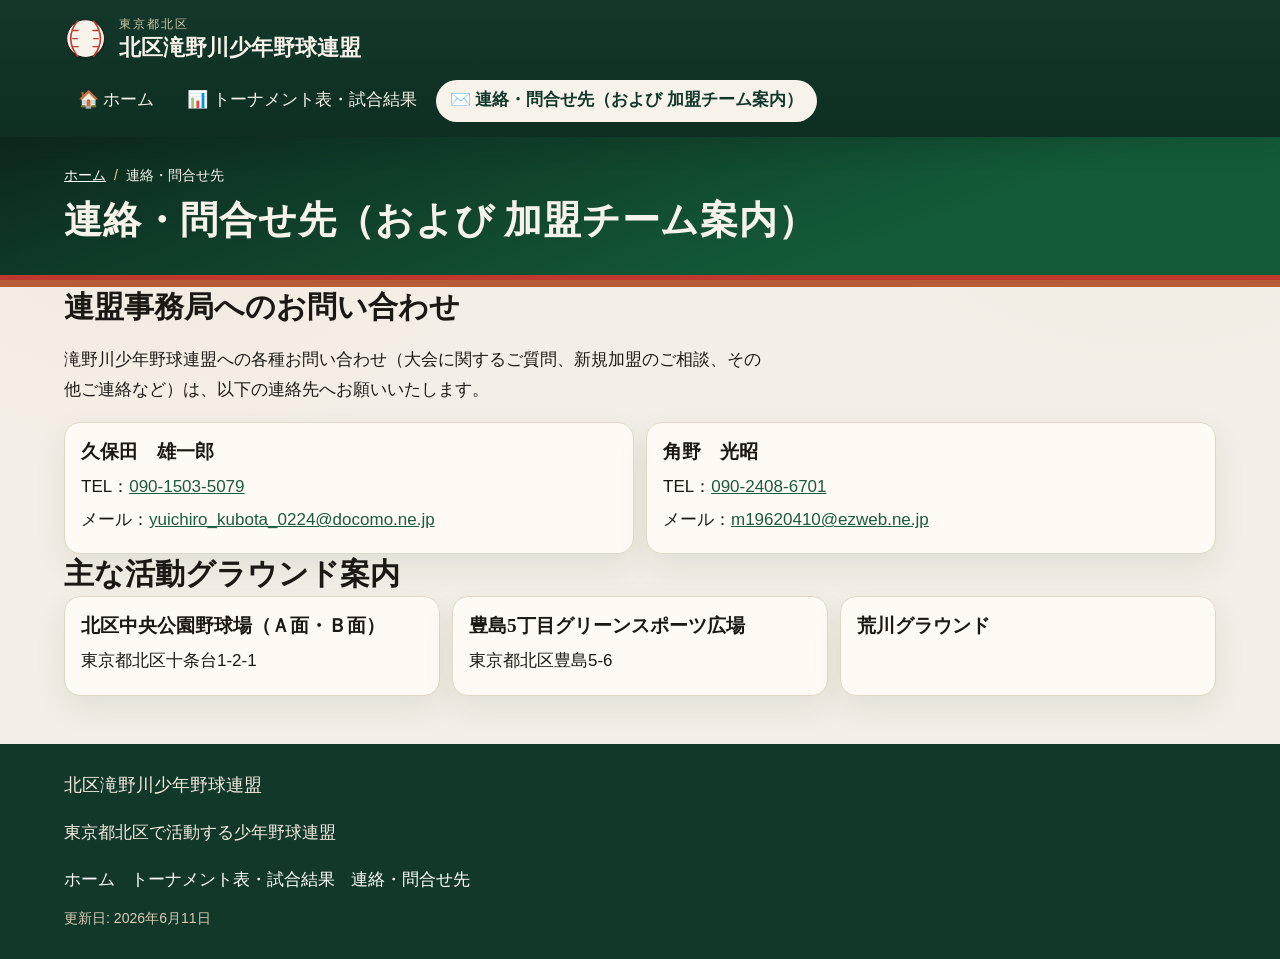
<file: contact/index.html>
<!DOCTYPE html>
<html lang="ja">
<head>
  <meta charset="utf-8">
  <meta name="viewport" content="width=device-width, initial-scale=1">
  <meta name="google-site-verification" content="nqd5q9Yi3zPu5casbULtcdUXgeb1Pyg1opUBinY9pFo" />
  <title>連絡・問合せ先（加盟チーム案内）｜北区滝野川少年野球連盟</title>
  <meta name="description" content="北区滝野川少年野球連盟へのお問い合わせ先と、北区中央公園野球場・豊島5丁目グリーンスポーツ広場・荒川グラウンドの案内です。大会のご質問や新規加盟のご相談は事務局まで。">
  <meta name="robots" content="index, follow">
  <meta name="geo.region" content="JP-13">
  <meta name="geo.placename" content="東京都北区">
  <link rel="canonical" href="https://yoji-t.github.io/takinogawa-baseball/contact/">
  <meta property="og:locale" content="ja_JP">
  <meta property="og:type" content="website">
  <meta property="og:site_name" content="北区滝野川少年野球連盟">
  <meta property="og:title" content="連絡・問合せ先（加盟チーム案内）｜北区滝野川少年野球連盟">
  <meta property="og:description" content="北区滝野川少年野球連盟へのお問い合わせ先と、主な活動グラウンドの案内です。">
  <meta property="og:url" content="https://yoji-t.github.io/takinogawa-baseball/contact/">
  <meta property="og:image" content="https://yoji-t.github.io/takinogawa-baseball/images/home-45th-spring-a-class.jpeg">
  <meta property="og:image:alt" content="第45回春季大会Ａクラス優勝チームの記念写真">
  <meta name="twitter:card" content="summary_large_image">
  <meta name="theme-color" content="#12382a">
  <link rel="icon" href="../favicon.svg" type="image/svg+xml">
  <link rel="stylesheet" href="../css/style.css">
  <script type="application/ld+json">
  {
    "@context": "https://schema.org",
    "@graph": [
      {
        "@type": "WebSite",
        "@id": "https://yoji-t.github.io/takinogawa-baseball/#website",
        "url": "https://yoji-t.github.io/takinogawa-baseball/",
        "name": "北区滝野川少年野球連盟",
        "inLanguage": "ja",
        "publisher": { "@id": "https://yoji-t.github.io/takinogawa-baseball/#org" }
      },
      {
        "@type": "SportsOrganization",
        "@id": "https://yoji-t.github.io/takinogawa-baseball/#org",
        "name": "北区滝野川少年野球連盟",
        "alternateName": "滝野川少年野球連盟",
        "sport": "Baseball",
        "url": "https://yoji-t.github.io/takinogawa-baseball/",
        "logo": "https://yoji-t.github.io/takinogawa-baseball/favicon.svg",
        "image": "https://yoji-t.github.io/takinogawa-baseball/images/home-45th-spring-a-class.jpeg",
        "description": "東京都北区で活動する少年野球連盟です。",
        "areaServed": { "@type": "AdministrativeArea", "name": "東京都北区" },
        "address": {
          "@type": "PostalAddress",
          "addressRegion": "東京都",
          "addressLocality": "北区",
          "addressCountry": "JP"
        },
        "location": [
          {
            "@type": "Place",
            "name": "北区中央公園野球場（Ａ面・Ｂ面）",
            "address": "東京都北区十条台1-2-1"
          },
          {
            "@type": "Place",
            "name": "豊島5丁目グリーンスポーツ広場",
            "address": "東京都北区豊島5-6"
          },
          {
            "@type": "Place",
            "name": "荒川グラウンド"
          }
        ],
        "contactPoint": [
          {
            "@type": "ContactPoint",
            "name": "久保田 雄一郎",
            "telephone": "+81-90-1503-5079",
            "email": "yuichiro_kubota_0224@docomo.ne.jp",
            "contactType": "customer service",
            "availableLanguage": "Japanese"
          },
          {
            "@type": "ContactPoint",
            "name": "角野 光昭",
            "telephone": "+81-90-2408-6701",
            "email": "m19620410@ezweb.ne.jp",
            "contactType": "customer service",
            "availableLanguage": "Japanese"
          }
        ],
        "sameAs": ["https://k-matida.wixsite.com/website"]
      },
      {
        "@type": "ContactPage",
        "@id": "https://yoji-t.github.io/takinogawa-baseball/contact/#webpage",
        "url": "https://yoji-t.github.io/takinogawa-baseball/contact/",
        "name": "連絡・問合せ先（および 加盟チーム案内）",
        "description": "北区滝野川少年野球連盟へのお問い合わせ先と、主な活動グラウンドの案内です。",
        "inLanguage": "ja",
        "isPartOf": { "@id": "https://yoji-t.github.io/takinogawa-baseball/#website" },
        "about": { "@id": "https://yoji-t.github.io/takinogawa-baseball/#org" },
        "dateModified": "2026-06-11"
      },
      {
        "@type": "BreadcrumbList",
        "itemListElement": [
          {
            "@type": "ListItem",
            "position": 1,
            "name": "ホーム",
            "item": "https://yoji-t.github.io/takinogawa-baseball/"
          },
          {
            "@type": "ListItem",
            "position": 2,
            "name": "連絡・問合せ先（および 加盟チーム案内）",
            "item": "https://yoji-t.github.io/takinogawa-baseball/contact/"
          }
        ]
      }
    ]
  }
  </script>
</head>
<body>
  <a class="skip" href="#main">本文へスキップ</a>
  <header class="site-header">
    <div class="header-inner">
      <a class="brand" href="../">
        <svg class="brand-mark" viewBox="0 0 64 64" aria-hidden="true">
          <circle cx="32" cy="32" r="28" fill="#f7f3ea" stroke="#1c1915" stroke-width="1.5"/>
          <path d="M20 6c-8 10-10 18-10 26s2 16 10 26" fill="none" stroke="#c0392f" stroke-width="2.4" stroke-linecap="round"/>
          <path d="M44 6c8 10 10 18 10 26s-2 16-10 26" fill="none" stroke="#c0392f" stroke-width="2.4" stroke-linecap="round"/>
          <path d="M14 20h7M13 32h7M14 44h7M43 20h7M44 32h7M43 44h7" fill="none" stroke="#c0392f" stroke-width="2" stroke-linecap="round"/>
        </svg>
        <span>
          <span class="brand-kicker">東京都北区</span>
          <span class="brand-name">北区滝野川少年野球連盟</span>
        </span>
      </a>
      <input class="nav-check" type="checkbox" id="nav-toggle">
      <label class="nav-toggle" for="nav-toggle">
        <span class="label-open">メニュー</span>
        <span class="label-close">閉じる</span>
      </label>
      <nav id="site-nav" class="site-nav" aria-label="メニュー（各サブページへのリンク用）">
        <a href="../">🏠 ホーム</a>
        <a href="../tournament/">📊 トーナメント表・試合結果</a>
        <a href="./" aria-current="page">✉️ 連絡・問合せ先（および 加盟チーム案内）</a>
      </nav>
    </div>
  </header>

  <header class="page-hero">
    <div class="wrap">
      <nav class="crumbs" aria-label="パンくず">
        <a href="../">ホーム</a>
        <span aria-hidden="true">/</span>
        <span aria-current="page">連絡・問合せ先</span>
      </nav>
      <h1>連絡・問合せ先（および 加盟チーム案内）</h1>
    </div>
  </header>

  <main id="main">
    <div class="wrap">
      <section class="page-section" id="office">
        <h2>連盟事務局へのお問い合わせ</h2>
        <p class="intro">滝野川少年野球連盟への各種お問い合わせ（大会に関するご質問、新規加盟のご相談、その他ご連絡など）は、以下の連絡先へお願いいたします。</p>
        <ul class="contacts">
          <li class="contact-card">
            <h3>久保田　雄一郎</h3>
            <p>TEL：<a href="tel:090-1503-5079">090-1503-5079</a></p>
            <p>メール：<a href="mailto:yuichiro_kubota_0224@docomo.ne.jp">yuichiro_kubota_0224@docomo.ne.jp</a></p>
          </li>
          <li class="contact-card">
            <h3>角野　光昭</h3>
            <p>TEL：<a href="tel:090-2408-6701">090-2408-6701</a></p>
            <p>メール：<a href="mailto:m19620410@ezweb.ne.jp">m19620410@ezweb.ne.jp</a></p>
          </li>
        </ul>
      </section>

      <section class="page-section" id="grounds">
        <h2>主な活動グラウンド案内</h2>
        <ul class="grounds">
          <li class="ground-card">
            <h3>北区中央公園野球場（Ａ面・Ｂ面）</h3>
            <p>東京都北区十条台1-2-1</p>
          </li>
          <li class="ground-card">
            <h3>豊島5丁目グリーンスポーツ広場</h3>
            <p>東京都北区豊島5-6</p>
          </li>
          <li class="ground-card">
            <h3>荒川グラウンド</h3>
          </li>
        </ul>
      </section>
    </div>
  </main>

  <footer class="site-footer">
    <div class="wrap">
      <p class="footer-name">北区滝野川少年野球連盟</p>
      <p>東京都北区で活動する少年野球連盟</p>
      <ul class="footer-links">
        <li><a href="../">ホーム</a></li>
        <li><a href="../tournament/">トーナメント表・試合結果</a></li>
        <li><a href="./" aria-current="page">連絡・問合せ先</a></li>
      </ul>
      <p class="footer-meta">更新日: 2026年6月11日</p>
    </div>
  </footer>

  <dialog class="lightbox" aria-label="拡大画像">
    <button type="button" class="lightbox-close">閉じる</button>
    <div class="lightbox-frame">
      <img alt="">
      <p class="lightbox-caption"></p>
    </div>
  </dialog>
  <script src="../js/site.js"></script>
</body>
</html>
</file>
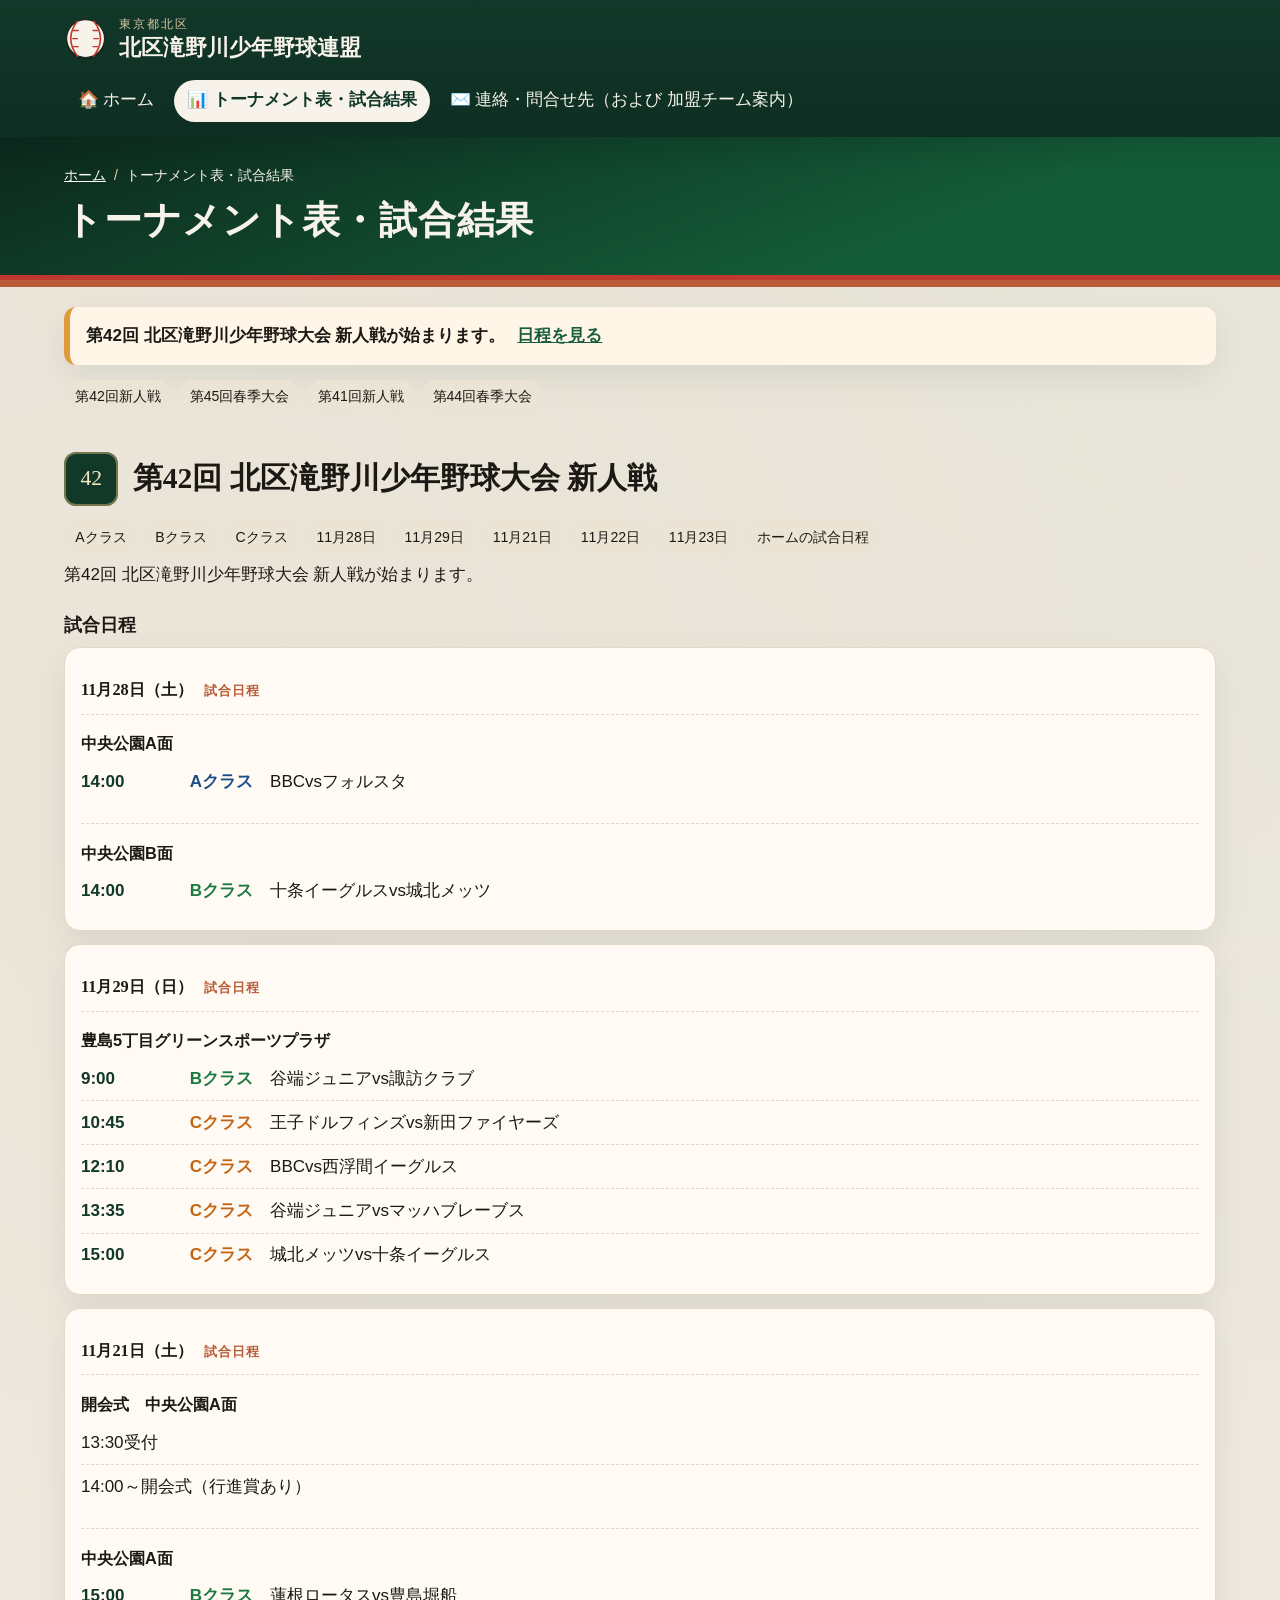
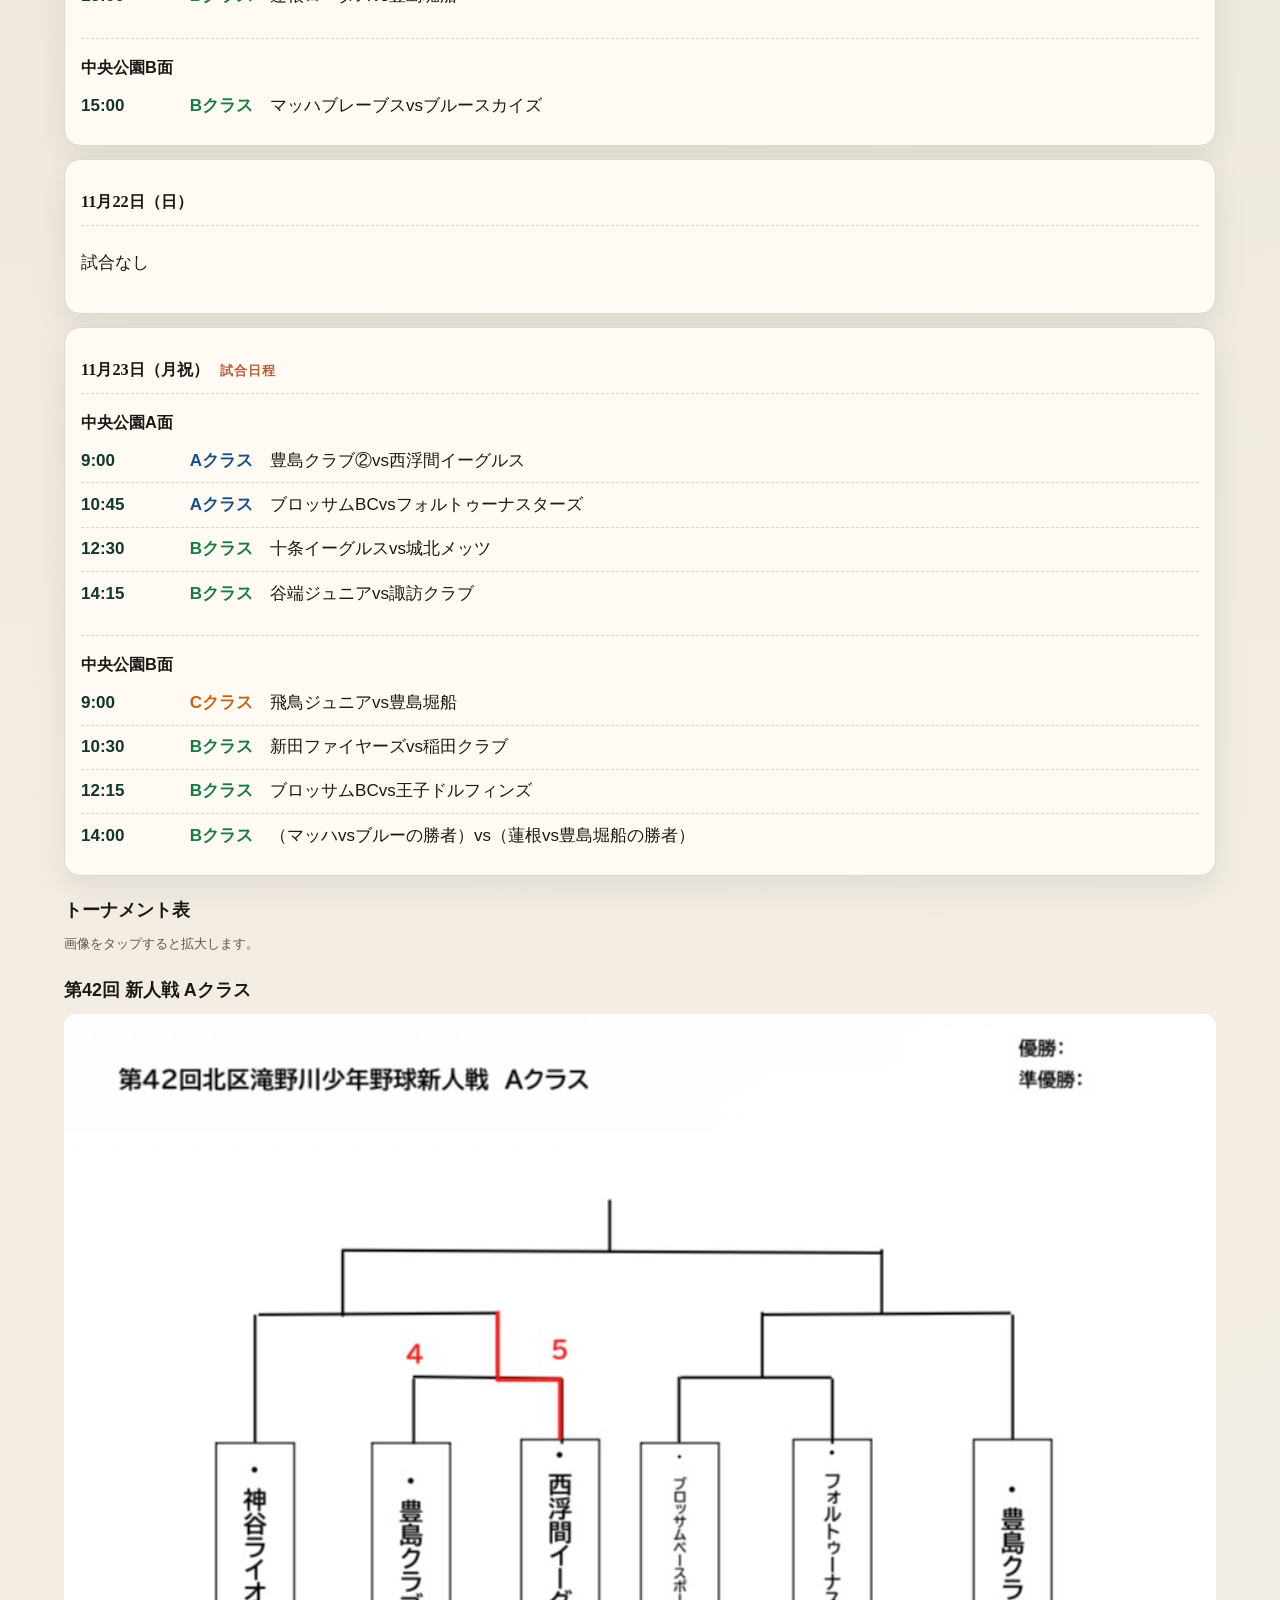
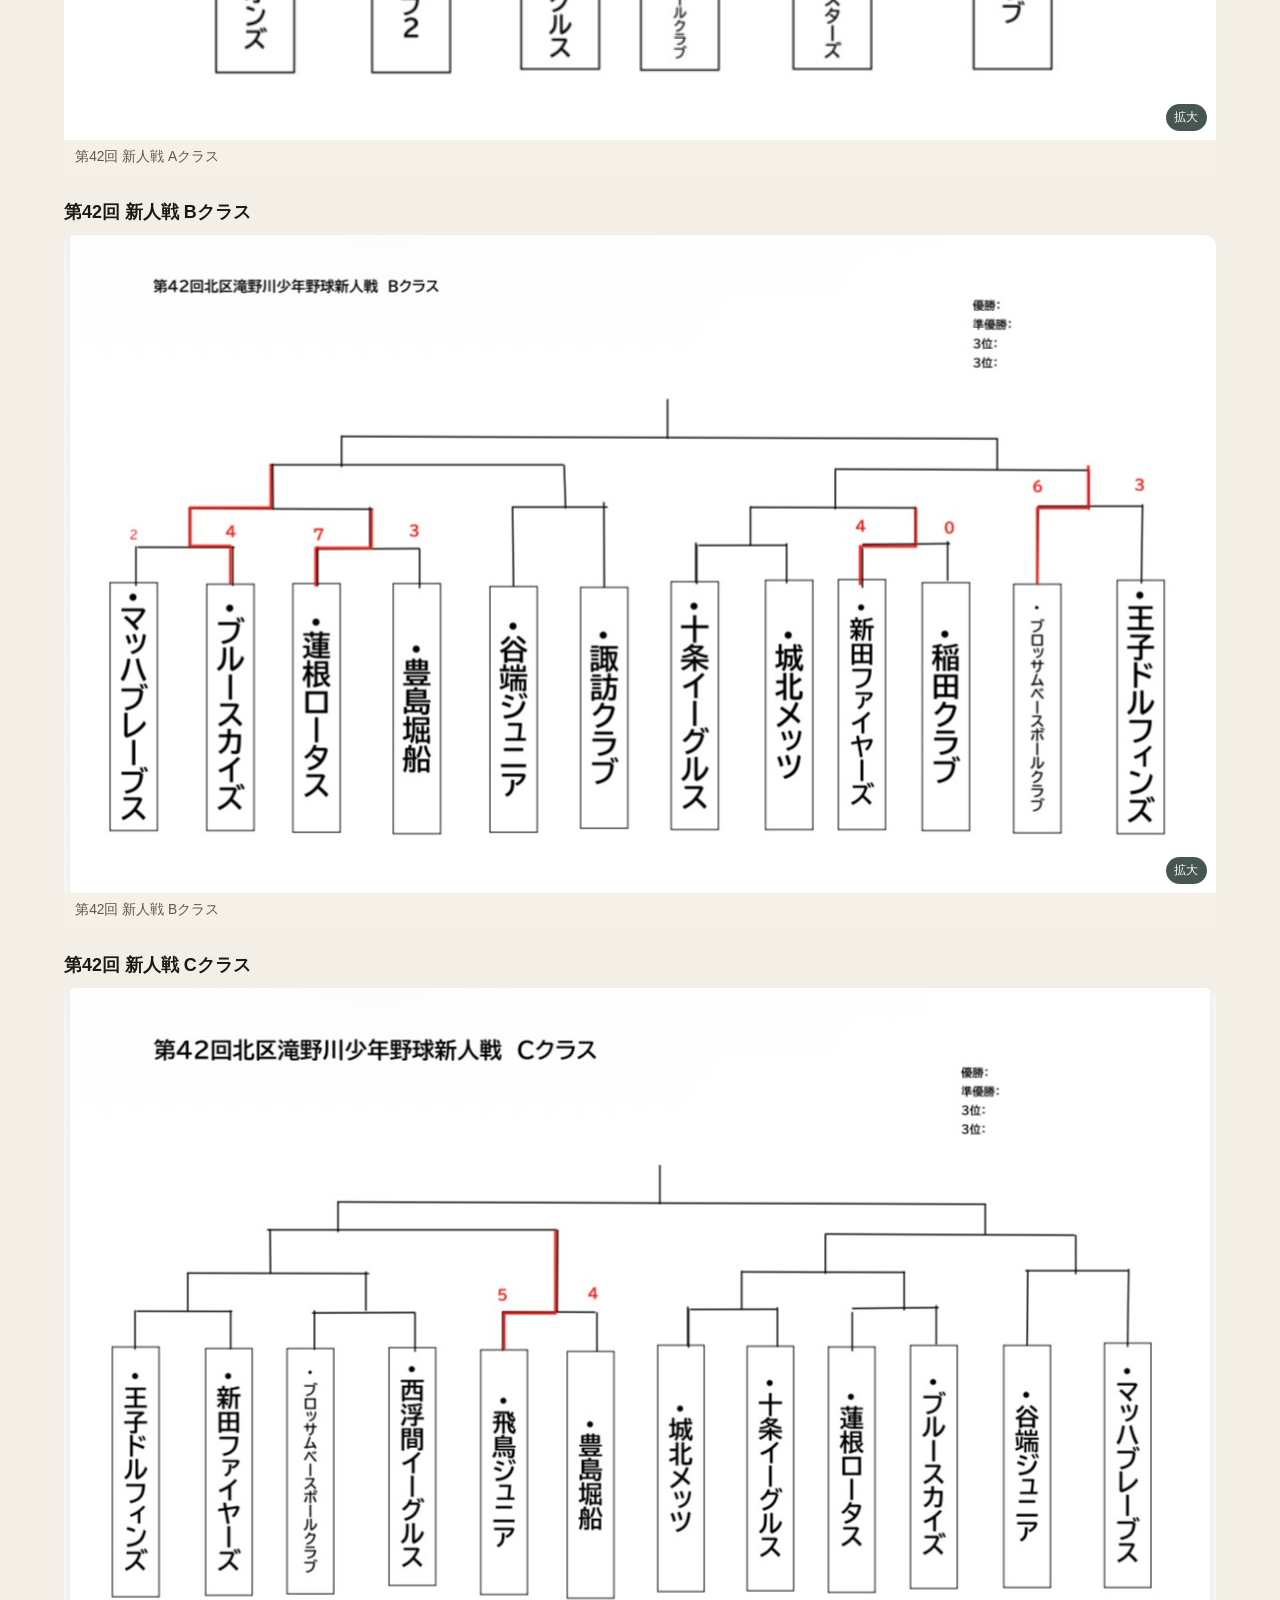
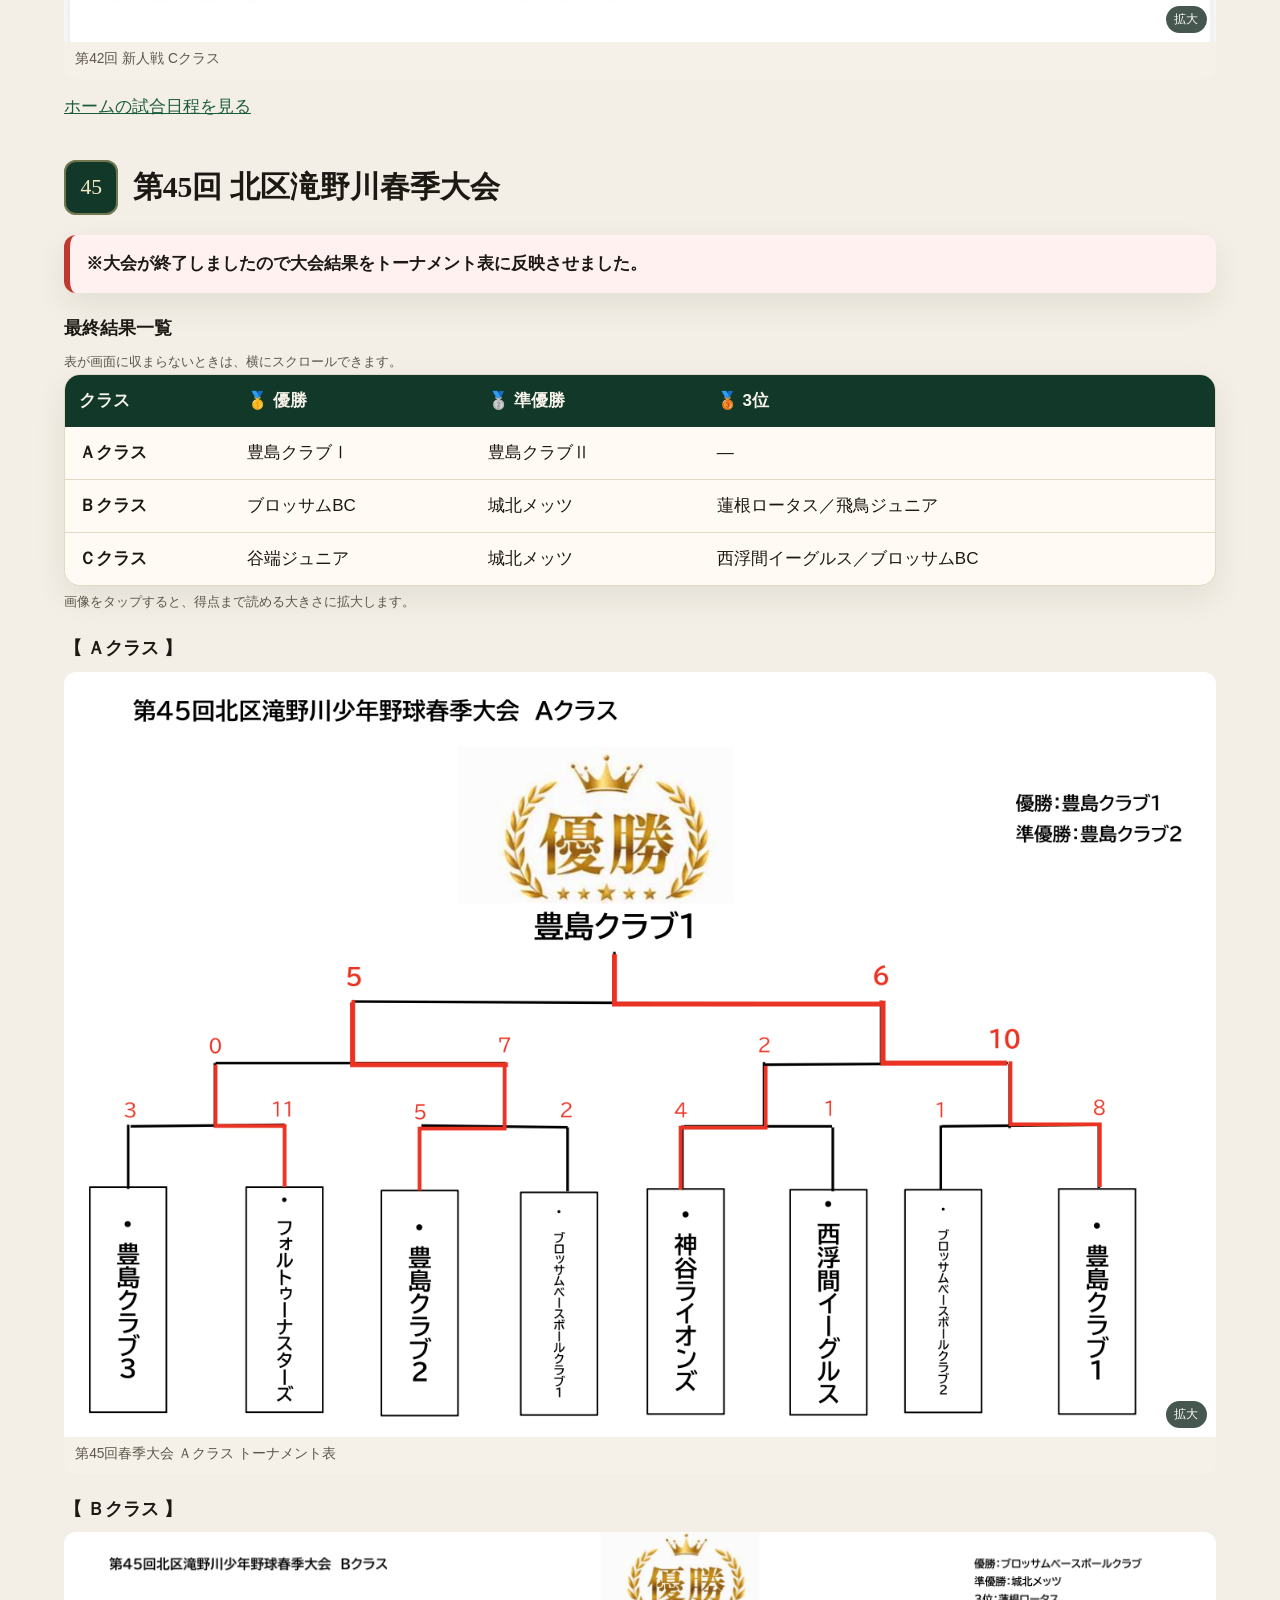
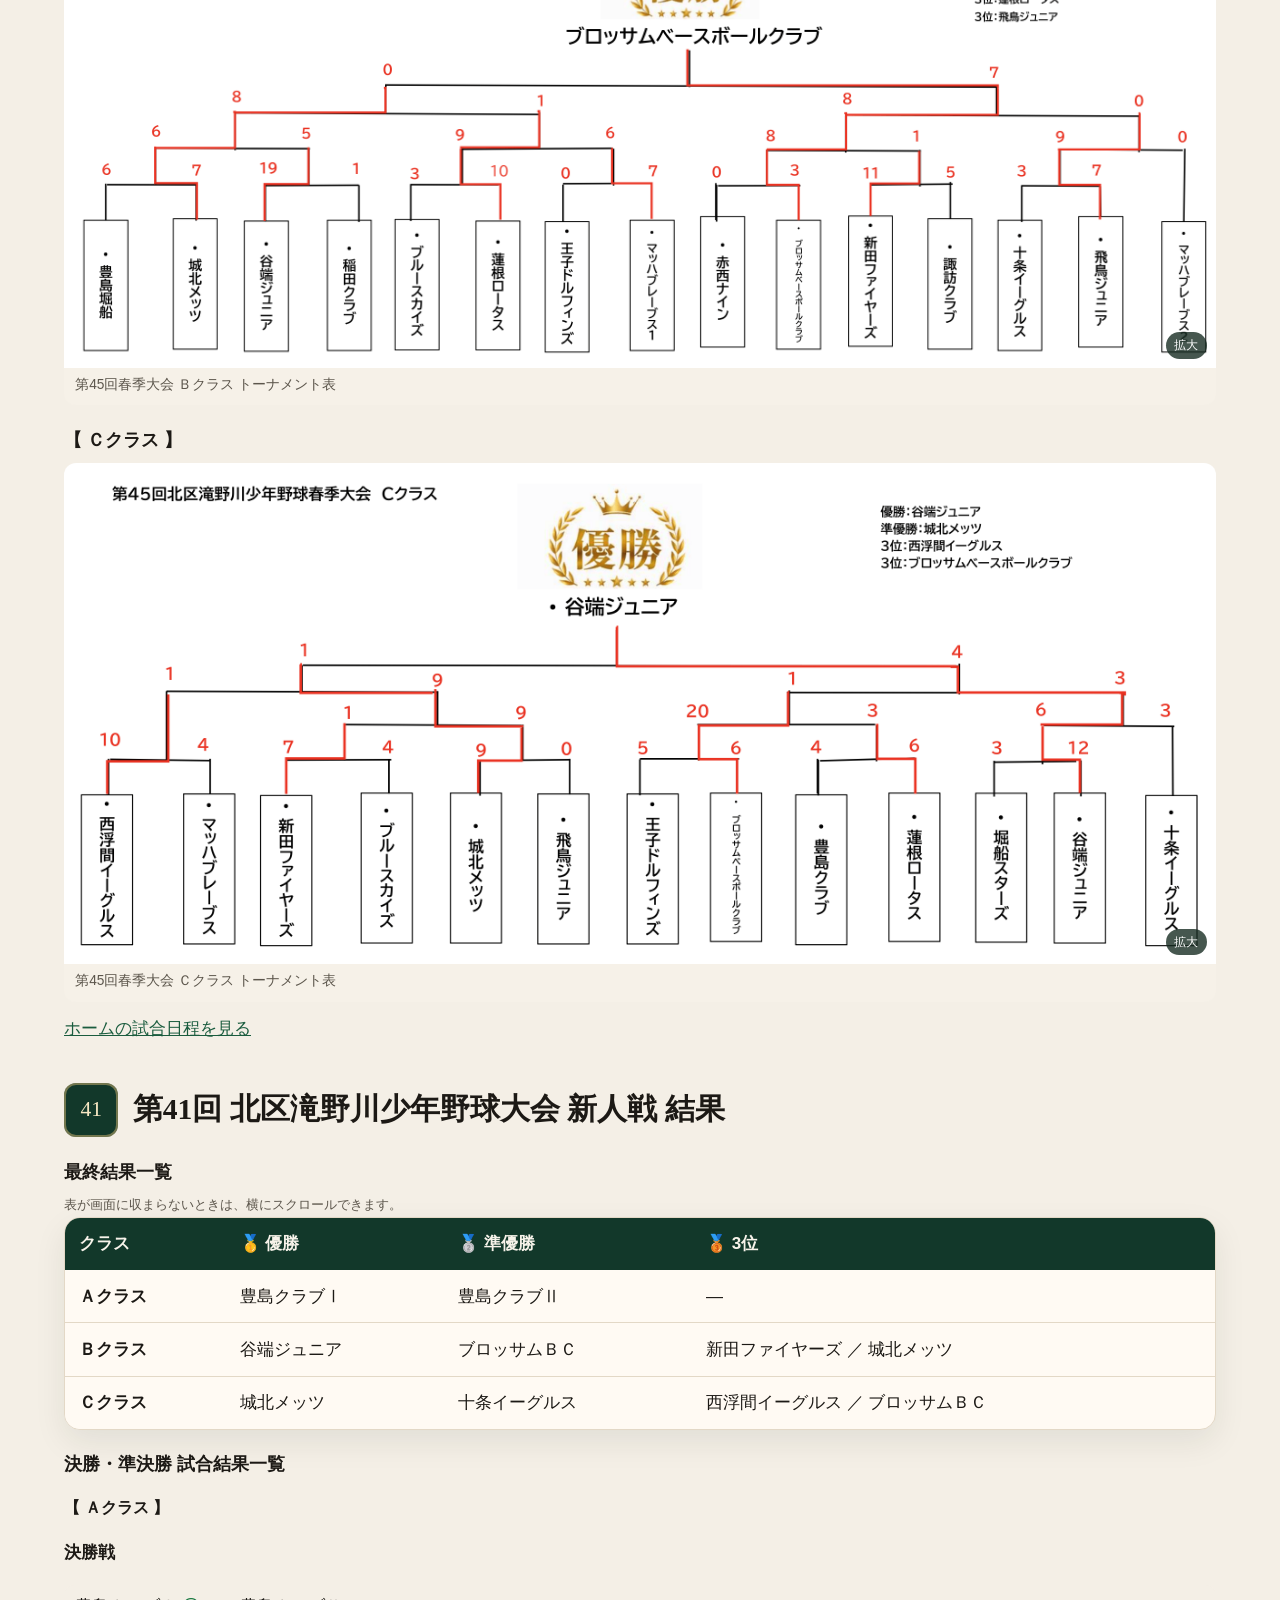
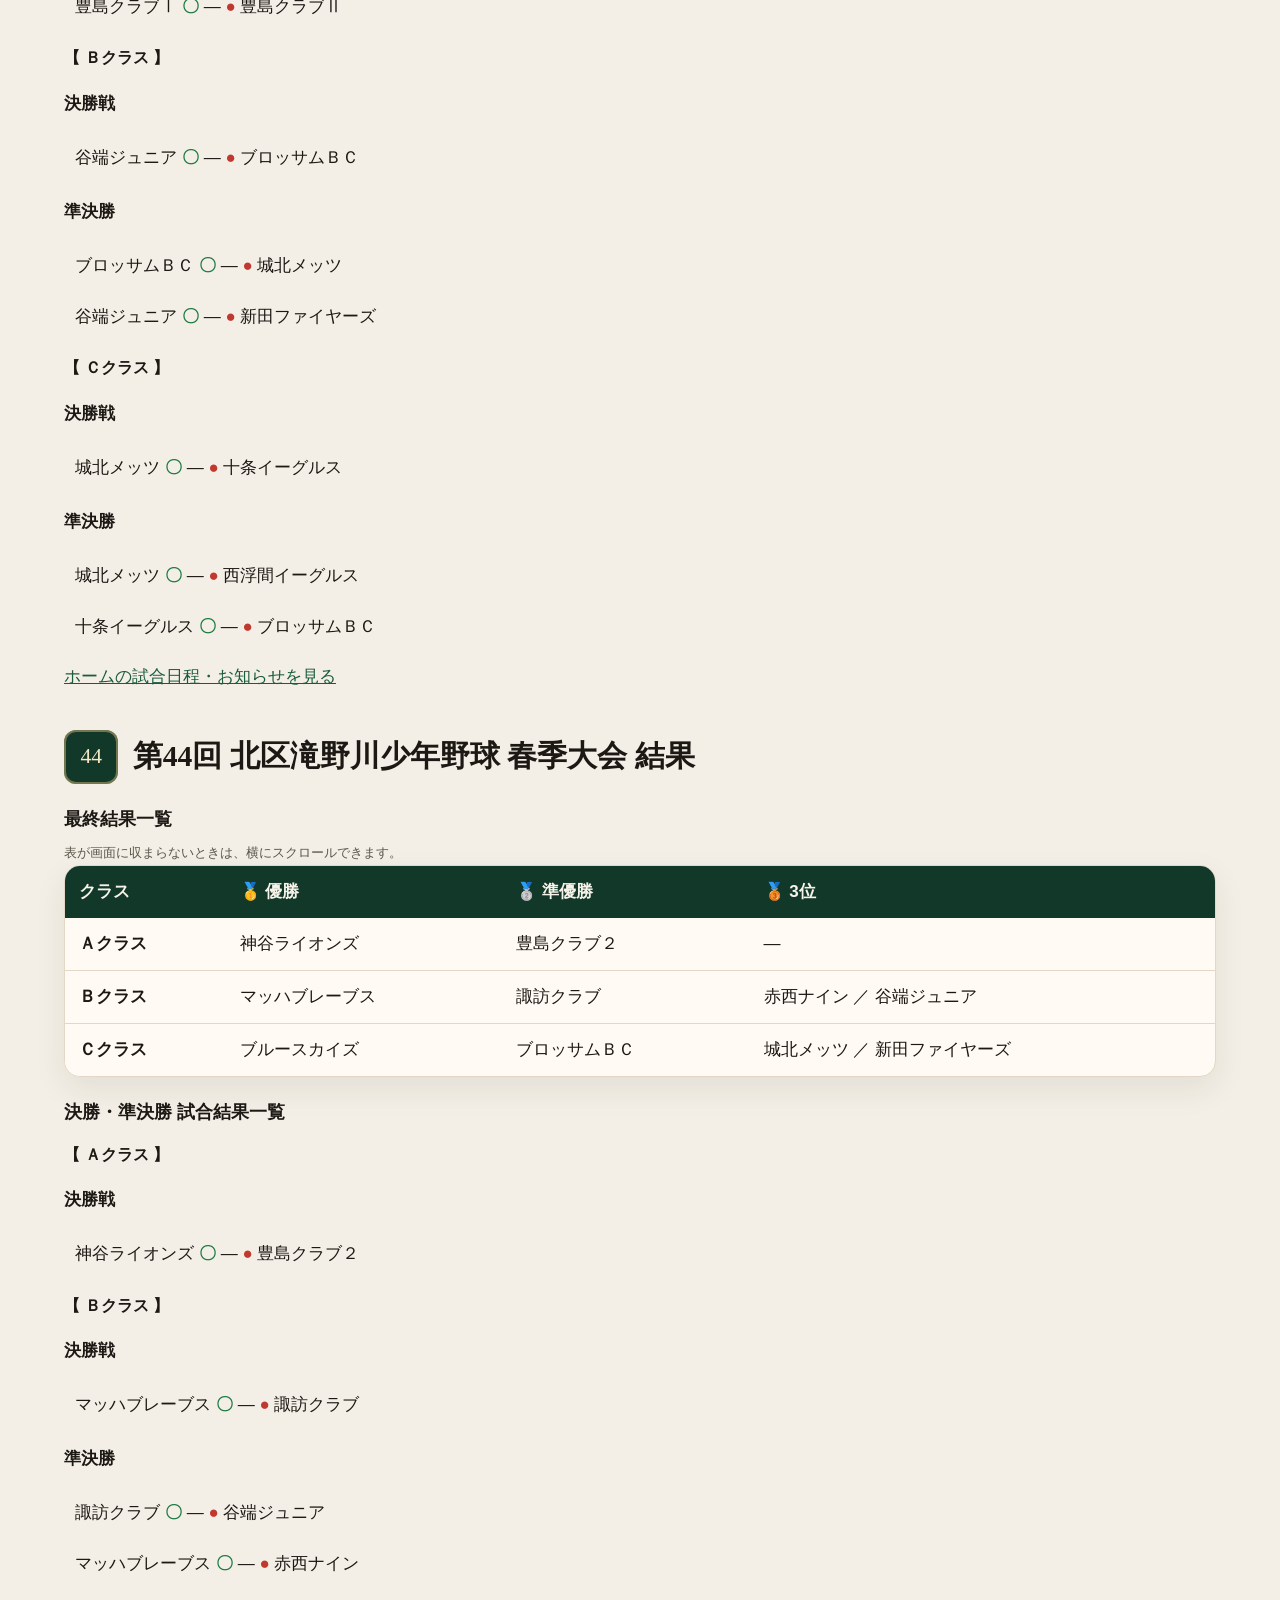
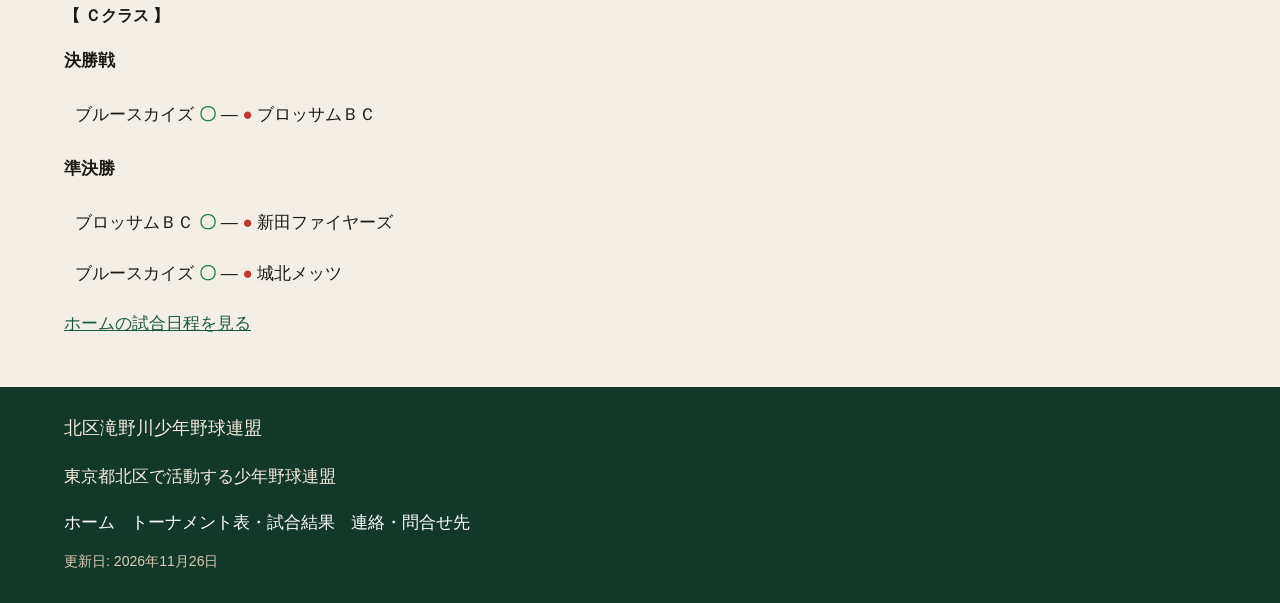
<file: tournament/index.html>
<!DOCTYPE html>
<html lang="ja">
<head>
  <meta charset="utf-8">
  <meta name="viewport" content="width=device-width, initial-scale=1">
  <meta name="google-site-verification" content="nqd5q9Yi3zPu5casbULtcdUXgeb1Pyg1opUBinY9pFo" />
  <title>トーナメント表・試合結果｜北区滝野川少年野球連盟</title>
  <meta name="description" content="第42回北区滝野川少年野球大会新人戦の試合日程・トーナメント表と、第45回春季大会のトーナメント表、第41回新人戦・第44回春季大会のクラス別成績、決勝・準決勝の試合結果です。">
  <meta name="robots" content="index, follow">
  <meta name="geo.region" content="JP-13">
  <meta name="geo.placename" content="東京都北区">
  <link rel="canonical" href="https://yoji-t.github.io/takinogawa-baseball/tournament/">
  <meta property="og:locale" content="ja_JP">
  <meta property="og:type" content="website">
  <meta property="og:site_name" content="北区滝野川少年野球連盟">
  <meta property="og:title" content="トーナメント表・試合結果｜北区滝野川少年野球連盟">
  <meta property="og:description" content="第42回新人戦の試合日程とトーナメント表、第45回春季大会のトーナメント表、第41回新人戦・第44回春季大会の試合結果です。">
  <meta property="og:url" content="https://yoji-t.github.io/takinogawa-baseball/tournament/">
  <meta property="og:image" content="https://yoji-t.github.io/takinogawa-baseball/images/tournament-42nd-rookie-a-class.jpg?v=20261126">
  <meta property="og:image:alt" content="第42回 新人戦 Aクラスのトーナメント表">
  <meta name="twitter:card" content="summary_large_image">
  <meta name="theme-color" content="#12382a">
  <link rel="icon" href="../favicon.svg" type="image/svg+xml">
  <link rel="stylesheet" href="../css/style.css">
  <script type="application/ld+json">
  {
    "@context": "https://schema.org",
    "@graph": [
      {
        "@type": "WebSite",
        "@id": "https://yoji-t.github.io/takinogawa-baseball/#website",
        "url": "https://yoji-t.github.io/takinogawa-baseball/",
        "name": "北区滝野川少年野球連盟",
        "inLanguage": "ja",
        "publisher": { "@id": "https://yoji-t.github.io/takinogawa-baseball/#org" }
      },
      {
        "@type": "SportsOrganization",
        "@id": "https://yoji-t.github.io/takinogawa-baseball/#org",
        "name": "北区滝野川少年野球連盟",
        "alternateName": "滝野川少年野球連盟",
        "sport": "Baseball",
        "url": "https://yoji-t.github.io/takinogawa-baseball/",
        "logo": "https://yoji-t.github.io/takinogawa-baseball/favicon.svg",
        "image": "https://yoji-t.github.io/takinogawa-baseball/images/home-45th-spring-a-class.jpeg",
        "description": "東京都北区で活動する少年野球連盟です。",
        "areaServed": { "@type": "AdministrativeArea", "name": "東京都北区" },
        "address": {
          "@type": "PostalAddress",
          "addressRegion": "東京都",
          "addressLocality": "北区",
          "addressCountry": "JP"
        },
        "sameAs": ["https://k-matida.wixsite.com/website"]
      },
      {
        "@type": "WebPage",
        "@id": "https://yoji-t.github.io/takinogawa-baseball/tournament/#webpage",
        "url": "https://yoji-t.github.io/takinogawa-baseball/tournament/",
        "name": "トーナメント表・試合結果",
        "description": "第42回北区滝野川少年野球大会新人戦の試合日程・トーナメント表と、第45回春季大会のトーナメント表、第41回新人戦・第44回春季大会の試合結果です。",
        "inLanguage": "ja",
        "isPartOf": { "@id": "https://yoji-t.github.io/takinogawa-baseball/#website" },
        "about": { "@id": "https://yoji-t.github.io/takinogawa-baseball/#org" },
        "dateModified": "2026-11-26",
        "primaryImageOfPage": "https://yoji-t.github.io/takinogawa-baseball/images/tournament-42nd-rookie-a-class.jpg?v=20261126"
      },
      {
        "@type": "BreadcrumbList",
        "itemListElement": [
          {
            "@type": "ListItem",
            "position": 1,
            "name": "ホーム",
            "item": "https://yoji-t.github.io/takinogawa-baseball/"
          },
          {
            "@type": "ListItem",
            "position": 2,
            "name": "トーナメント表・試合結果",
            "item": "https://yoji-t.github.io/takinogawa-baseball/tournament/"
          }
        ]
      }
    ]
  }
  </script>
</head>
<body>
  <a class="skip" href="#main">本文へスキップ</a>
  <header class="site-header">
    <div class="header-inner">
      <a class="brand" href="../">
        <svg class="brand-mark" viewBox="0 0 64 64" aria-hidden="true">
          <circle cx="32" cy="32" r="28" fill="#f7f3ea" stroke="#1c1915" stroke-width="1.5"/>
          <path d="M20 6c-8 10-10 18-10 26s2 16 10 26" fill="none" stroke="#c0392f" stroke-width="2.4" stroke-linecap="round"/>
          <path d="M44 6c8 10 10 18 10 26s-2 16-10 26" fill="none" stroke="#c0392f" stroke-width="2.4" stroke-linecap="round"/>
          <path d="M14 20h7M13 32h7M14 44h7M43 20h7M44 32h7M43 44h7" fill="none" stroke="#c0392f" stroke-width="2" stroke-linecap="round"/>
        </svg>
        <span>
          <span class="brand-kicker">東京都北区</span>
          <span class="brand-name">北区滝野川少年野球連盟</span>
        </span>
      </a>
      <input class="nav-check" type="checkbox" id="nav-toggle">
      <label class="nav-toggle" for="nav-toggle">
        <span class="label-open">メニュー</span>
        <span class="label-close">閉じる</span>
      </label>
      <nav id="site-nav" class="site-nav" aria-label="メニュー（各サブページへのリンク用）">
        <a href="../">🏠 ホーム</a>
        <a href="./" aria-current="page">📊 トーナメント表・試合結果</a>
        <a href="../contact/">✉️ 連絡・問合せ先（および 加盟チーム案内）</a>
      </nav>
    </div>
  </header>

  <header class="page-hero">
    <div class="wrap">
      <nav class="crumbs" aria-label="パンくず">
        <a href="../">ホーム</a>
        <span aria-hidden="true">/</span>
        <span aria-current="page">トーナメント表・試合結果</span>
      </nav>
      <h1>トーナメント表・試合結果</h1>
    </div>
  </header>

  <main id="main">
    <div class="wrap">
      <p class="callout"><strong>第42回 北区滝野川少年野球大会 新人戦が始まります。</strong><a class="callout-link" href="#dai42">日程を見る</a></p>
      <nav class="subnav page-jump" aria-label="大会への移動">
        <a href="#dai42">第42回新人戦</a>
        <a href="#dai45">第45回春季大会</a>
        <a href="#dai41">第41回新人戦</a>
        <a href="#dai44">第44回春季大会</a>
      </nav>

      <section class="tournament" id="dai42">
        <div class="tournament-head">
          <span class="round" aria-hidden="true">42</span>
          <h2>第42回 北区滝野川少年野球大会 新人戦</h2>
        </div>
        <nav class="subnav" aria-label="第42回新人戦の項目">
          <a href="#dai42-a">Aクラス</a>
          <a href="#dai42-b">Bクラス</a>
          <a href="#dai42-c">Cクラス</a>
          <a href="#dai42-nov28">11月28日</a>
          <a href="#dai42-nov29">11月29日</a>
          <a href="#dai42-nov21">11月21日</a>
          <a href="#dai42-nov22">11月22日</a>
          <a href="#dai42-nov23">11月23日</a>
          <a href="../#dai42">ホームの試合日程</a>
        </nav>
        <p class="note">第42回 北区滝野川少年野球大会 新人戦が始まります。</p>

        <h3 id="dai42-sched">試合日程</h3>
        <div class="schedule">
          <article class="day" id="dai42-nov28">
            <h4 class="day-title">11月28日（土） <span class="dow">試合日程</span></h4>
            <div class="field">
              <h5>中央公園A面</h5>
              <ul class="games">
                <li><span class="time">14:00</span><span><strong class="tag-a">Aクラス</strong>　<span class="match"><span class="side">BBC</span>vs<span class="side">フォルスタ</span></span></span></li>
              </ul>
            </div>
            <div class="field">
              <h5>中央公園B面</h5>
              <ul class="games">
                <li><span class="time">14:00</span><span><strong class="tag-b">Bクラス</strong>　<span class="match"><span class="side">十条イーグルス</span>vs<span class="side">城北メッツ</span></span></span></li>
              </ul>
            </div>
          </article>

          <article class="day" id="dai42-nov29">
            <h4 class="day-title">11月29日（日） <span class="dow">試合日程</span></h4>
            <div class="field">
              <h5>豊島5丁目グリーンスポーツプラザ</h5>
              <ul class="games">
                <li><span class="time">9:00</span><span><strong class="tag-b">Bクラス</strong>　<span class="match"><span class="side">谷端ジュニア</span>vs<span class="side">諏訪クラブ</span></span></span></li>
                <li><span class="time">10:45</span><span><strong class="tag-c">Cクラス</strong>　<span class="match"><span class="side">王子ドルフィンズ</span>vs<span class="side">新田ファイヤーズ</span></span></span></li>
                <li><span class="time">12:10</span><span><strong class="tag-c">Cクラス</strong>　<span class="match"><span class="side">BBC</span>vs<span class="side">西浮間イーグルス</span></span></span></li>
                <li><span class="time">13:35</span><span><strong class="tag-c">Cクラス</strong>　<span class="match"><span class="side">谷端ジュニア</span>vs<span class="side">マッハブレーブス</span></span></span></li>
                <li><span class="time">15:00</span><span><strong class="tag-c">Cクラス</strong>　<span class="match"><span class="side">城北メッツ</span>vs<span class="side">十条イーグルス</span></span></span></li>
              </ul>
            </div>
          </article>

          <article class="day" id="dai42-nov21">
            <h4 class="day-title">11月21日（土） <span class="dow">試合日程</span></h4>
            <div class="field">
              <h5>開会式　中央公園A面</h5>
              <ul class="plain-list">
                <li>13:30受付</li>
                <li>14:00～開会式（行進賞あり）</li>
              </ul>
            </div>
            <div class="field">
              <h5>中央公園A面</h5>
              <ul class="games">
                <li><span class="time">15:00</span><span><strong class="tag-b">Bクラス</strong>　<span class="match"><span class="side">蓮根ロータス</span>vs<span class="side">豊島堀船</span></span></span></li>
              </ul>
            </div>
            <div class="field">
              <h5>中央公園B面</h5>
              <ul class="games">
                <li><span class="time">15:00</span><span><strong class="tag-b">Bクラス</strong>　<span class="match"><span class="side">マッハブレーブス</span>vs<span class="side">ブルースカイズ</span></span></span></li>
              </ul>
            </div>
          </article>

          <article class="day" id="dai42-nov22">
            <h4 class="day-title">11月22日（日）</h4>
            <div class="field">
              <p>試合なし</p>
            </div>
          </article>

          <article class="day" id="dai42-nov23">
            <h4 class="day-title">11月23日（月祝） <span class="dow">試合日程</span></h4>
            <div class="field">
              <h5>中央公園A面</h5>
              <ul class="games">
                <li><span class="time">9:00</span><span><strong class="tag-a">Aクラス</strong>　<span class="match"><span class="side">豊島クラブ②</span>vs<span class="side">西浮間イーグルス</span></span></span></li>
                <li><span class="time">10:45</span><span><strong class="tag-a">Aクラス</strong>　<span class="match"><span class="side">ブロッサムBC</span>vs<span class="side">フォルトゥーナスターズ</span></span></span></li>
                <li><span class="time">12:30</span><span><strong class="tag-b">Bクラス</strong>　<span class="match"><span class="side">十条イーグルス</span>vs<span class="side">城北メッツ</span></span></span></li>
                <li><span class="time">14:15</span><span><strong class="tag-b">Bクラス</strong>　<span class="match"><span class="side">谷端ジュニア</span>vs<span class="side">諏訪クラブ</span></span></span></li>
              </ul>
            </div>
            <div class="field">
              <h5>中央公園B面</h5>
              <ul class="games">
                <li><span class="time">9:00</span><span><strong class="tag-c">Cクラス</strong>　<span class="match"><span class="side">飛鳥ジュニア</span>vs<span class="side">豊島堀船</span></span></span></li>
                <li><span class="time">10:30</span><span><strong class="tag-b">Bクラス</strong>　<span class="match"><span class="side">新田ファイヤーズ</span>vs<span class="side">稲田クラブ</span></span></span></li>
                <li><span class="time">12:15</span><span><strong class="tag-b">Bクラス</strong>　<span class="match"><span class="side">ブロッサムBC</span>vs<span class="side">王子ドルフィンズ</span></span></span></li>
                <li><span class="time">14:00</span><span><strong class="tag-b">Bクラス</strong>　<span class="match"><span class="side">（マッハvsブルーの勝者）</span>vs<span class="side">（蓮根vs豊島堀船の勝者）</span></span></span></li>
              </ul>
            </div>
          </article>
        </div>

        <h3 id="dai42-brackets">トーナメント表</h3>
        <p class="table-hint">画像をタップすると拡大します。</p>

        <h3 id="dai42-a">第42回 新人戦 Aクラス</h3>
        <figure class="photo bracket">
          <a class="zoom" href="../images/tournament-42nd-rookie-a-class.jpg?v=20261126" data-wide="true" data-caption="第42回 新人戦 Aクラス">
            <img src="../images/tournament-42nd-rookie-a-class.jpg?v=20261126" width="933" height="588" alt="第42回 新人戦 Aクラスのトーナメント表" loading="lazy" decoding="async">
            <span class="zoom-hint">拡大</span>
          </a>
          <figcaption>第42回 新人戦 Aクラス</figcaption>
        </figure>

        <h3 id="dai42-b">第42回 新人戦 Bクラス</h3>
        <figure class="photo bracket">
          <a class="zoom" href="../images/tournament-42nd-rookie-b-class.jpg?v=20261126" data-wide="true" data-caption="第42回 新人戦 Bクラス">
            <img src="../images/tournament-42nd-rookie-b-class.jpg?v=20261126" width="1155" height="659" alt="第42回 新人戦 Bクラスのトーナメント表" loading="lazy" decoding="async">
            <span class="zoom-hint">拡大</span>
          </a>
          <figcaption>第42回 新人戦 Bクラス</figcaption>
        </figure>

        <h3 id="dai42-c">第42回 新人戦 Cクラス</h3>
        <figure class="photo bracket">
          <a class="zoom" href="../images/tournament-42nd-rookie-c-class.jpg?v=20261126" data-wide="true" data-caption="第42回 新人戦 Cクラス">
            <img src="../images/tournament-42nd-rookie-c-class.jpg?v=20261126" width="1170" height="664" alt="第42回 新人戦 Cクラスのトーナメント表" loading="lazy" decoding="async">
            <span class="zoom-hint">拡大</span>
          </a>
          <figcaption>第42回 新人戦 Cクラス</figcaption>
        </figure>
        <p class="more-link"><a href="../#dai42">ホームの試合日程を見る</a></p>
      </section>

      <section class="tournament" id="dai45">
        <div class="tournament-head">
          <span class="round" aria-hidden="true">45</span>
          <h2>第45回 北区滝野川春季大会</h2>
        </div>
        <p class="callout callout-red"><strong>※大会が終了しましたので大会結果をトーナメント表に反映させました。</strong></p>

        <h3>最終結果一覧</h3>
        <p class="table-hint">表が画面に収まらないときは、横にスクロールできます。</p>
        <div class="table-wrap">
          <table class="results">
            <thead>
              <tr>
                <th scope="col">クラス</th>
                <th scope="col">🥇 優勝</th>
                <th scope="col">🥈 準優勝</th>
                <th scope="col">🥉 3位</th>
              </tr>
            </thead>
            <tbody>
              <tr>
                <th scope="row">Ａクラス</th>
                <td>豊島クラブⅠ</td>
                <td>豊島クラブⅡ</td>
                <td>—</td>
              </tr>
              <tr>
                <th scope="row">Ｂクラス</th>
                <td>ブロッサムBC</td>
                <td>城北メッツ</td>
                <td>蓮根ロータス／飛鳥ジュニア</td>
              </tr>
              <tr>
                <th scope="row">Ｃクラス</th>
                <td>谷端ジュニア</td>
                <td>城北メッツ</td>
                <td>西浮間イーグルス／ブロッサムBC</td>
              </tr>
            </tbody>
          </table>
        </div>
        <p class="table-hint">画像をタップすると、得点まで読める大きさに拡大します。</p>

        <h3 id="dai45-a">【 Ａクラス 】</h3>
        <figure class="photo bracket">
          <a class="zoom" href="../images/tournament-45th-spring-a-class.png" data-wide="true" data-caption="第45回北区滝野川春季大会 Ａクラスのトーナメント表">
            <img src="../images/tournament-45th-spring-a-class.png" width="1434" height="952" alt="第45回北区滝野川春季大会Ａクラスのトーナメント表。優勝は豊島クラブ1、準優勝は豊島クラブ2" loading="lazy" decoding="async">
            <span class="zoom-hint">拡大</span>
          </a>
          <figcaption>第45回春季大会 Ａクラス トーナメント表</figcaption>
        </figure>

        <h3 id="dai45-b">【 Ｂクラス 】</h3>
        <figure class="photo bracket">
          <a class="zoom" href="../images/tournament-45th-spring-b-class.png" data-wide="true" data-caption="第45回北区滝野川春季大会 Ｂクラスのトーナメント表">
            <img src="../images/tournament-45th-spring-b-class.png" width="2354" height="890" alt="第45回北区滝野川春季大会Ｂクラスのトーナメント表" loading="lazy" decoding="async">
            <span class="zoom-hint">拡大</span>
          </a>
          <figcaption>第45回春季大会 Ｂクラス トーナメント表</figcaption>
        </figure>

        <h3 id="dai45-c">【 Ｃクラス 】</h3>
        <figure class="photo bracket">
          <a class="zoom" href="../images/tournament-45th-spring-c-class.png" data-wide="true" data-caption="第45回北区滝野川春季大会 Ｃクラスのトーナメント表">
            <img src="../images/tournament-45th-spring-c-class.png" width="2538" height="1104" alt="第45回北区滝野川春季大会Ｃクラスのトーナメント表" loading="lazy" decoding="async">
            <span class="zoom-hint">拡大</span>
          </a>
          <figcaption>第45回春季大会 Ｃクラス トーナメント表</figcaption>
        </figure>
        <p class="more-link"><a href="../#dai45">ホームの試合日程を見る</a></p>
      </section>

      <section class="tournament" id="dai41">
        <div class="tournament-head">
          <span class="round" aria-hidden="true">41</span>
          <h2>第41回 北区滝野川少年野球大会 新人戦 結果</h2>
        </div>

        <h3>最終結果一覧</h3>
        <p class="table-hint">表が画面に収まらないときは、横にスクロールできます。</p>
        <div class="table-wrap">
          <table class="results">
            <thead>
              <tr>
                <th scope="col">クラス</th>
                <th scope="col">🥇 優勝</th>
                <th scope="col">🥈 準優勝</th>
                <th scope="col">🥉 3位</th>
              </tr>
            </thead>
            <tbody>
              <tr>
                <th scope="row">Ａクラス</th>
                <td>豊島クラブⅠ</td>
                <td>豊島クラブⅡ</td>
                <td>—</td>
              </tr>
              <tr>
                <th scope="row">Ｂクラス</th>
                <td>谷端ジュニア</td>
                <td>ブロッサムＢＣ</td>
                <td>新田ファイヤーズ ／ 城北メッツ</td>
              </tr>
              <tr>
                <th scope="row">Ｃクラス</th>
                <td>城北メッツ</td>
                <td>十条イーグルス</td>
                <td>西浮間イーグルス ／ ブロッサムＢＣ</td>
              </tr>
            </tbody>
          </table>
        </div>

        <h3>決勝・準決勝 試合結果一覧</h3>

        <h4>【 Ａクラス 】</h4>
        <p><strong>決勝戦</strong></p>
        <p class="scoreline">豊島クラブⅠ <span class="win">〇</span> — <span class="loss">●</span> 豊島クラブⅡ</p>

        <h4>【 Ｂクラス 】</h4>
        <p><strong>決勝戦</strong></p>
        <p class="scoreline">谷端ジュニア <span class="win">〇</span> — <span class="loss">●</span> ブロッサムＢＣ</p>
        <p><strong>準決勝</strong></p>
        <p class="scoreline">ブロッサムＢＣ <span class="win">〇</span> — <span class="loss">●</span> 城北メッツ</p>
        <p class="scoreline">谷端ジュニア <span class="win">〇</span> — <span class="loss">●</span> 新田ファイヤーズ</p>

        <h4>【 Ｃクラス 】</h4>
        <p><strong>決勝戦</strong></p>
        <p class="scoreline">城北メッツ <span class="win">〇</span> — <span class="loss">●</span> 十条イーグルス</p>
        <p><strong>準決勝</strong></p>
        <p class="scoreline">城北メッツ <span class="win">〇</span> — <span class="loss">●</span> 西浮間イーグルス</p>
        <p class="scoreline">十条イーグルス <span class="win">〇</span> — <span class="loss">●</span> ブロッサムＢＣ</p>
        <p class="more-link"><a href="../#dai41">ホームの試合日程・お知らせを見る</a></p>
      </section>

      <section class="tournament" id="dai44">
        <div class="tournament-head">
          <span class="round" aria-hidden="true">44</span>
          <h2>第44回 北区滝野川少年野球 春季大会 結果</h2>
        </div>

        <h3>最終結果一覧</h3>
        <p class="table-hint">表が画面に収まらないときは、横にスクロールできます。</p>
        <div class="table-wrap">
          <table class="results">
            <thead>
              <tr>
                <th scope="col">クラス</th>
                <th scope="col">🥇 優勝</th>
                <th scope="col">🥈 準優勝</th>
                <th scope="col">🥉 3位</th>
              </tr>
            </thead>
            <tbody>
              <tr>
                <th scope="row">Ａクラス</th>
                <td>神谷ライオンズ</td>
                <td>豊島クラブ２</td>
                <td>—</td>
              </tr>
              <tr>
                <th scope="row">Ｂクラス</th>
                <td>マッハブレーブス</td>
                <td>諏訪クラブ</td>
                <td>赤西ナイン ／ 谷端ジュニア</td>
              </tr>
              <tr>
                <th scope="row">Ｃクラス</th>
                <td>ブルースカイズ</td>
                <td>ブロッサムＢＣ</td>
                <td>城北メッツ ／ 新田ファイヤーズ</td>
              </tr>
            </tbody>
          </table>
        </div>

        <h3>決勝・準決勝 試合結果一覧</h3>

        <h4>【 Ａクラス 】</h4>
        <p><strong>決勝戦</strong></p>
        <p class="scoreline">神谷ライオンズ <span class="win">〇</span> — <span class="loss">●</span> 豊島クラブ２</p>

        <h4>【 Ｂクラス 】</h4>
        <p><strong>決勝戦</strong></p>
        <p class="scoreline">マッハブレーブス <span class="win">〇</span> — <span class="loss">●</span> 諏訪クラブ</p>
        <p><strong>準決勝</strong></p>
        <p class="scoreline">諏訪クラブ <span class="win">〇</span> — <span class="loss">●</span> 谷端ジュニア</p>
        <p class="scoreline">マッハブレーブス <span class="win">〇</span> — <span class="loss">●</span> 赤西ナイン</p>

        <h4>【 Ｃクラス 】</h4>
        <p><strong>決勝戦</strong></p>
        <p class="scoreline">ブルースカイズ <span class="win">〇</span> — <span class="loss">●</span> ブロッサムＢＣ</p>
        <p><strong>準決勝</strong></p>
        <p class="scoreline">ブロッサムＢＣ <span class="win">〇</span> — <span class="loss">●</span> 新田ファイヤーズ</p>
        <p class="scoreline">ブルースカイズ <span class="win">〇</span> — <span class="loss">●</span> 城北メッツ</p>
        <p class="more-link"><a href="../#dai44">ホームの試合日程を見る</a></p>
      </section>
    </div>
  </main>

  <footer class="site-footer">
    <div class="wrap">
      <p class="footer-name">北区滝野川少年野球連盟</p>
      <p>東京都北区で活動する少年野球連盟</p>
      <ul class="footer-links">
        <li><a href="../">ホーム</a></li>
        <li><a href="./" aria-current="page">トーナメント表・試合結果</a></li>
        <li><a href="../contact/">連絡・問合せ先</a></li>
      </ul>
      <p class="footer-meta">更新日: 2026年11月26日</p>
    </div>
  </footer>

  <dialog class="lightbox" aria-label="拡大画像">
    <button type="button" class="lightbox-close">閉じる</button>
    <div class="lightbox-frame">
      <img alt="">
      <p class="lightbox-caption"></p>
    </div>
  </dialog>
  <script src="../js/site.js"></script>
</body>
</html>
</file>
<file: css/style.css>
/* 北区滝野川少年野球連盟
   編集は HTML を直接。ビルドは不要です。 */

:root {
  --ink: #1c1915;
  --muted: #5c564c;
  --paper: #f4efe6;
  --paper-deep: #ebe3d4;
  --card: #fffaf3;
  --line: #e3d8c6;
  --outfield: #12382a;
  --outfield-mid: #1a5c3e;
  --grass: #2f7d49;
  --clay: #b85c38;
  --stitch: #c0392f;
  --gold: #8a6424;
  --class-a: #1a4f86;
  --class-b: #1b7a42;
  --class-c: #c26516;
  --shadow: 0 12px 32px rgba(18, 40, 30, 0.08);
  --serif: "Hiragino Mincho ProN", "Yu Mincho", "Noto Serif CJK JP", "Noto Serif JP", serif;
  --sans: "Hiragino Sans", "Hiragino Kaku Gothic ProN", "Noto Sans CJK JP", "Noto Sans JP", "Yu Gothic Medium", "Yu Gothic", "YuGothic", Meiryo, sans-serif;
  --header-h: 7.5rem;
  --wrap: 72rem;
}

*,
*::before,
*::after { box-sizing: border-box; }

html { scroll-behavior: smooth; }

body {
  margin: 0;
  color: var(--ink);
  background:
    radial-gradient(circle at 12% 8%, rgba(184, 92, 56, 0.05), transparent 28%),
    radial-gradient(circle at 90% 0%, rgba(47, 125, 73, 0.06), transparent 26%),
    var(--paper);
  font-family: var(--sans);
  font-size: 1.0625rem;
  line-height: 1.75;
  text-rendering: optimizeLegibility;
}

img { max-width: 100%; height: auto; }

a { color: var(--outfield-mid); }

a:hover { color: var(--stitch); }

:focus-visible {
  outline: 3px solid var(--stitch);
  outline-offset: 3px;
}

.skip {
  position: absolute;
  left: 0.75rem;
  top: -4rem;
  z-index: 20;
  background: #fff;
  color: var(--ink);
  padding: 0.5rem 0.9rem;
  border-radius: 8px;
}

.skip:focus { top: 0.75rem; }

.wrap {
  width: min(var(--wrap), calc(100% - 2rem));
  margin-inline: auto;
}

.site-header {
  position: sticky;
  top: 0;
  z-index: 10;
  background: linear-gradient(180deg, var(--outfield) 0%, #0e2e22 100%);
  color: #f7f3ea;
  box-shadow: 0 8px 24px rgba(12, 30, 22, 0.18);
}

.header-inner {
  width: min(var(--wrap), calc(100% - 2rem));
  margin-inline: auto;
  display: flex;
  flex-wrap: wrap;
  align-items: center;
  gap: 0.5rem 1rem;
  padding-top: 0.85rem;
}

.brand {
  display: flex;
  align-items: center;
  gap: 0.75rem;
  color: inherit;
  text-decoration: none;
  flex: 1 1 auto;
  min-width: 0;
  padding-bottom: 0.35rem;
}

.brand:hover { color: #fff; }

.brand-mark {
  width: 2.7rem;
  height: 2.7rem;
  flex: none;
  filter: drop-shadow(0 2px 0 rgba(0, 0, 0, 0.15));
}

.brand-kicker {
  display: block;
  font-size: 0.72rem;
  letter-spacing: 0.16em;
  color: #d7c7a2;
}

.brand-name {
  display: block;
  font-family: var(--serif);
  font-size: 1.15rem;
  line-height: 1.35;
  font-weight: 600;
}

.nav-check {
  position: absolute;
  width: 1px;
  height: 1px;
  margin: -1px;
  padding: 0;
  overflow: hidden;
  clip: rect(0 0 0 0);
  border: 0;
}

.nav-toggle {
  display: inline-flex;
  align-items: center;
  justify-content: center;
  margin-left: auto;
  padding: 0.45rem 0.85rem;
  border: 1px solid rgba(247, 243, 234, 0.45);
  border-radius: 999px;
  color: #f7f3ea;
  background: transparent;
  font: inherit;
  font-size: 0.92rem;
  cursor: pointer;
}

.nav-toggle .label-close { display: none; }

.nav-check:checked + .nav-toggle .label-open { display: none; }

.nav-check:checked + .nav-toggle .label-close { display: inline; }

.nav-check:focus-visible + .nav-toggle {
  outline: 3px solid #f3d2a2;
  outline-offset: 3px;
}

.site-nav {
  display: none;
  flex-basis: 100%;
  flex-direction: column;
  gap: 0.35rem;
  padding: 0.2rem 0 0.95rem;
}

.nav-check:checked ~ .site-nav { display: flex; }

.site-nav a {
  color: #f7f3ea;
  text-decoration: none;
  padding: 0.55rem 0.85rem;
  border-radius: 999px;
  background: rgba(255, 255, 255, 0.06);
  line-height: 1.45;
}

.site-nav a:hover { background: rgba(255, 255, 255, 0.14); color: #fff; }

.site-nav a[aria-current="page"] {
  background: #f7f3ea;
  color: var(--outfield);
  font-weight: 700;
}

.hero {
  position: relative;
  color: #f7f3ea;
  background:
    radial-gradient(900px 280px at 100% 0%, rgba(255, 255, 255, 0.14), transparent 55%),
    linear-gradient(160deg, #0c281d 0%, #145c38 58%, #1f6d42 100%);
  padding: 2.2rem 0 2.6rem;
  box-shadow: inset 0 -7px 0 var(--clay), inset 0 -12px 0 var(--stitch);
}

.hero-inner { position: relative; z-index: 1; }

.eyebrow {
  margin: 0 0 0.45rem;
  letter-spacing: 0.18em;
  font-size: 0.75rem;
  color: #e4d2a8;
}

.hero h1,
.page-hero h1 {
  font-family: var(--serif);
  font-weight: 600;
  letter-spacing: 0.02em;
  line-height: 1.35;
  margin: 0 0 0.8rem;
}

.hero h1 { font-size: clamp(1.85rem, 4.6vw, 3rem); }

.lede {
  max-width: 40rem;
  margin: 0 0 0.35rem;
  font-size: 1.05rem;
}

.move-note {
  margin: 1.15rem 0 0;
  max-width: 46rem;
  padding: 0.85rem 1rem;
  background: rgba(255, 250, 243, 0.12);
  border: 1px dashed rgba(247, 243, 234, 0.55);
  border-radius: 12px;
}

.move-note a {
  color: #fff4d4;
  overflow-wrap: anywhere;
}

.hero-announce {
  margin: 1.15rem 0 0;
  max-width: 46rem;
}

.hero-announce a {
  display: block;
  padding: 0.9rem 1rem;
  background: #fff6e8;
  color: var(--ink);
  text-decoration: none;
  font-weight: 700;
  line-height: 1.6;
  border-radius: 12px;
  border-left: 6px solid #e09a3e;
  box-shadow: 0 8px 20px rgba(0, 0, 0, 0.12);
}

.hero-announce a:hover { color: var(--ink); background: #fff; }

.page-hero {
  background:
    linear-gradient(160deg, #0c281d 0%, #145c38 70%);
  color: #f7f3ea;
  padding: 1.6rem 0 1.7rem;
  box-shadow: inset 0 -7px 0 var(--clay), inset 0 -12px 0 var(--stitch);
}

.page-hero h1 { font-size: clamp(1.6rem, 3.5vw, 2.35rem); }

.crumbs {
  display: flex;
  flex-wrap: wrap;
  gap: 0.35rem 0.5rem;
  align-items: center;
  margin: 0 0 0.55rem;
  font-size: 0.88rem;
  color: #e4d2a8;
}

.crumbs a { color: #fff; }

.crumbs [aria-current="page"] { color: #f7f3ea; }

main { padding-bottom: 3rem; }

.panel {
  margin-top: 1.25rem;
}

.callout {
  margin: 1.25rem 0 0;
  padding: 0.9rem 1rem;
  border-radius: 12px;
  background: #fff6e8;
  border-left: 6px solid #e09a3e;
  box-shadow: var(--shadow);
}

.callout-red {
  background: #fff1ef;
  border-left-color: var(--stitch);
}

.callout-link {
  display: inline-block;
  margin-left: 0.75rem;
  font-weight: 700;
}

.jump {
  display: grid;
  gap: 0.7rem;
  margin-top: 1.1rem;
}

.jump a {
  display: flex;
  align-items: center;
  gap: 0.8rem;
  text-decoration: none;
  color: inherit;
  background: var(--card);
  border: 1px solid var(--line);
  border-radius: 14px;
  padding: 0.75rem 0.9rem;
  box-shadow: var(--shadow);
}

.jump a:hover { border-color: var(--grass); color: inherit; }

.jump a.is-featured {
  border-color: #e09a3e;
  background: #fff6e8;
}

.jump-no {
  flex: none;
  width: 2.8rem;
  height: 2.8rem;
  display: grid;
  place-items: center;
  border-radius: 50%;
  background: var(--outfield);
  color: #f7f3ea;
  font-family: var(--serif);
  font-size: 1.15rem;
}

.jump small {
  display: block;
  color: var(--muted);
  letter-spacing: 0.08em;
  font-size: 0.75rem;
}

.tournament {
  margin-top: 2.4rem;
  scroll-margin-top: 6.5rem;
}

.tournament-head {
  display: flex;
  align-items: center;
  gap: 0.9rem;
  margin-bottom: 0.9rem;
}

.round {
  flex: none;
  width: 3.4rem;
  height: 3.4rem;
  display: grid;
  place-items: center;
  border-radius: 12px;
  background: var(--outfield);
  color: #f6e7c3;
  font-family: var(--serif);
  font-size: 1.35rem;
  box-shadow: inset 0 0 0 2px rgba(232, 196, 122, 0.45);
}

.tournament h2,
.block h2,
.page-section h2 {
  font-family: var(--serif);
  font-size: clamp(1.35rem, 2.6vw, 1.85rem);
  line-height: 1.4;
  font-weight: 600;
  margin: 0;
}

.tournament h3,
.block h3,
.page-section h3 {
  font-size: 1.12rem;
  line-height: 1.5;
  margin: 1.35rem 0 0.55rem;
  scroll-margin-top: 6.5rem;
}

.tournament h4,
.field h4 {
  margin: 0.9rem 0 0.25rem;
  font-size: 1.02rem;
  scroll-margin-top: 6.5rem;
}

.subnav {
  display: flex;
  flex-wrap: wrap;
  gap: 0.4rem;
  margin: 0.2rem 0 0.4rem;
}

.subnav a {
  text-decoration: none;
  background: var(--paper-deep);
  color: var(--ink);
  border-radius: 999px;
  padding: 0.28rem 0.7rem;
  font-size: 0.88rem;
}

.subnav a:hover { background: #dfd3bc; color: var(--ink); }

.subnav.page-jump { margin: 0.9rem 0 0; }

.tournament + .page-section { margin-top: 2.4rem; }

.more-link { margin: 0.8rem 0 0; }

.class-result {
  background: var(--card);
  border: 1px solid var(--line);
  border-top-width: 5px;
  border-radius: 16px;
  padding: 0.95rem 1rem 1rem;
  box-shadow: var(--shadow);
  margin-top: 0.8rem;
}

.result-a { border-top-color: var(--class-a); }
.result-b { border-top-color: var(--class-b); }
.result-c { border-top-color: var(--class-c); }

.class-result h3,
.class-result h4 {
  margin: 0 0 0.35rem;
  font-size: 1.05rem;
}

.tag-a { color: var(--class-a); }
.tag-b { color: var(--class-b); }
.tag-c { color: var(--class-c); }

.places,
.plain-list,
.games,
.contacts,
.grounds {
  list-style: none;
  margin: 0;
  padding: 0;
}

.places li { padding: 0.18rem 0; }

.photos {
  display: grid;
  gap: 0.75rem;
  margin-top: 0.85rem;
}

.photo {
  margin: 0;
  background: #f6f1e8;
  border-radius: 12px;
  overflow: hidden;
}

.zoom {
  position: relative;
  display: block;
  color: inherit;
  text-decoration: none;
  cursor: zoom-in;
}

.zoom img {
  display: block;
  width: 100%;
  height: auto;
  vertical-align: middle;
}

.photos.pair .zoom img { width: auto; max-width: 100%; }

.zoom-hint {
  position: absolute;
  right: 0.55rem;
  bottom: 0.55rem;
  background: rgba(18, 40, 30, 0.78);
  color: #fff;
  font-size: 0.75rem;
  letter-spacing: 0.06em;
  padding: 0.18rem 0.5rem;
  border-radius: 999px;
}

.photo figcaption {
  padding: 0.45rem 0.7rem 0.6rem;
  color: var(--muted);
  font-size: 0.86rem;
  line-height: 1.5;
}

.schedule {
  display: grid;
  gap: 0.8rem;
}

.day {
  background: var(--card);
  border: 1px solid var(--line);
  border-radius: 16px;
  padding: 0.85rem 1rem 0.4rem;
  box-shadow: var(--shadow);
  scroll-margin-top: 6.5rem;
}

.day-title {
  display: flex;
  flex-wrap: wrap;
  align-items: baseline;
  gap: 0.45rem 0.7rem;
  margin: 0;
  font-family: var(--serif);
  font-size: 1.18rem;
}

.day-title .dow {
  color: var(--clay);
  font-family: var(--sans);
  font-size: 0.82rem;
  letter-spacing: 0.08em;
}

.field {
  padding: 0.35rem 0 0.7rem;
  border-top: 1px dashed var(--line);
  margin-top: 0.55rem;
}

.field h4,
.field h5 {
  margin: 0.55rem 0 0.15rem;
  font-size: 1.02rem;
}

.klass {
  display: inline-block;
  margin: 0.35rem 0 0.15rem;
  font-weight: 700;
}

.games li,
.plain-list li {
  display: grid;
  grid-template-columns: 6.2rem 1fr;
  gap: 0.35rem 0.6rem;
  padding: 0.42rem 0;
  border-bottom: 1px dashed var(--line);
}

.plain-list li { grid-template-columns: 1fr; }

.games li:last-child,
.plain-list li:last-child { border-bottom: 0; }

.games li.is-postponed {
  display: block;
}

.games li.is-postponed .time { margin-right: 0.35rem; }

.time {
  font-weight: 700;
  color: var(--outfield);
  font-variant-numeric: tabular-nums;
}

.side { white-space: nowrap; }

.is-postponed s { color: var(--muted); }

.delay {
  color: var(--stitch);
  font-weight: 700;
}

.note {
  margin: 0.4rem 0 0.8rem;
}

.info-grid {
  display: grid;
  gap: 0.75rem;
}

.info-card {
  background: var(--card);
  border: 1px solid var(--line);
  border-radius: 16px;
  padding: 0.9rem 1rem 1rem;
  box-shadow: var(--shadow);
}

.info-card h3,
.info-card h4 { margin-top: 0; }

.table-wrap {
  overflow-x: auto;
  background: var(--card);
  border: 1px solid var(--line);
  border-radius: 16px;
  box-shadow: var(--shadow);
}

.table-hint {
  margin: 0.3rem 0 0;
  color: var(--muted);
  font-size: 0.82rem;
}

table.results {
  width: 100%;
  border-collapse: collapse;
  min-width: 42rem;
}

table.results th,
table.results td {
  text-align: left;
  padding: 0.7rem 0.85rem;
  border-bottom: 1px solid var(--line);
  vertical-align: top;
  white-space: nowrap;
}

table.results thead th:first-child,
table.results tbody th {
  position: sticky;
  left: 0;
  z-index: 1;
}

table.results tbody th { background: var(--card); }

table.results thead th {
  background: var(--outfield);
  color: #f7f3ea;
  font-weight: 600;
}

table.results thead th:first-child { z-index: 2; }

table.results tbody th { white-space: nowrap; }

table.results tr:last-child th,
table.results tr:last-child td { border-bottom: 0; }

.scoreline {
  margin: 0.15rem 0 0.45rem;
  padding: 0.45rem 0.7rem;
  background: var(--paper);
  border-radius: 10px;
}

.win { color: var(--class-b); font-weight: 700; }
.loss { color: var(--stitch); font-weight: 700; }

.bracket { margin-top: 0.6rem; }

.bracket img { background: #fff; }

.contacts,
.grounds { display: grid; gap: 0.75rem; }

.contact-card,
.ground-card {
  background: var(--card);
  border: 1px solid var(--line);
  border-radius: 16px;
  padding: 0.95rem 1rem;
  box-shadow: var(--shadow);
}

.contact-card h3,
.ground-card h3 {
  margin: 0 0 0.35rem;
  font-family: var(--serif);
  font-size: 1.2rem;
}

.contact-card p,
.ground-card p { margin: 0.2rem 0; }

.contact-card a { overflow-wrap: anywhere; }

.intro { max-width: 44rem; }

.site-footer {
  background: var(--outfield);
  color: #f3ecdf;
  padding: 1.6rem 0 1.8rem;
}

.site-footer a { color: #fff; }

.footer-name {
  font-family: var(--serif);
  font-size: 1.15rem;
  margin: 0 0 0.25rem;
}

.footer-links {
  display: flex;
  flex-wrap: wrap;
  gap: 0.45rem 1rem;
  list-style: none;
  margin: 0.7rem 0;
  padding: 0;
}

.footer-links a { text-decoration: none; }

.footer-links a:hover { text-decoration: underline; }

.footer-meta {
  margin: 0.4rem 0 0;
  color: #d9cbb3;
  font-size: 0.88rem;
}

.lightbox {
  width: min(1100px, calc(100vw - 1.25rem));
  max-height: calc(100vh - 1.25rem);
  border: 0;
  padding: 0;
  background: transparent;
}

.lightbox::backdrop { background: rgba(10, 22, 16, 0.82); }

.lightbox-frame {
  position: relative;
  background: #fffaf3;
  border-radius: 14px;
  overflow: auto;
  max-height: calc(100vh - 1.25rem);
  padding-top: 2.7rem;
}

.lightbox img {
  display: block;
  width: auto;
  max-width: 100%;
  height: auto;
  margin-inline: auto;
  background: #fff;
}

.lightbox img.is-wide { max-width: none; }

.lightbox-caption {
  margin: 0;
  padding: 0.7rem 1rem 1rem;
  color: var(--muted);
}

.lightbox-close {
  position: absolute;
  top: 0.55rem;
  right: 0.55rem;
  z-index: 2;
  border: 0;
  background: var(--outfield);
  color: #fff;
  font: inherit;
  border-radius: 999px;
  padding: 0.4rem 0.85rem;
  cursor: pointer;
}

@media (max-width: 560px) {
  .games li { display: block; }
  .games li .time { margin-right: 0.4rem; }
  .games li .match { display: block; }
  .callout-link {
    display: block;
    margin: 0.35rem 0 0;
  }
}

@media (min-width: 700px) {
  .jump { grid-template-columns: repeat(2, 1fr); }
  .photos.pair { grid-template-columns: 1fr 1fr; align-items: start; }
  .info-grid.two { grid-template-columns: 1fr 1fr; }
  .contacts { grid-template-columns: 1fr 1fr; }
}

@media (min-width: 1100px) {
  .jump { grid-template-columns: repeat(4, 1fr); }
}

@media (min-width: 900px) {
  :root { --header-h: 6.5rem; }
  .brand-name { font-size: 1.35rem; }
  .nav-toggle { display: none; }
  .site-nav,
  .nav-check:checked ~ .site-nav {
    display: flex;
    flex-direction: row;
    flex-wrap: wrap;
    align-items: center;
  }
  .site-nav a { background: transparent; }
  .site-nav a[aria-current="page"] { background: #f7f3ea; }
  .grounds { grid-template-columns: 1fr 1fr 1fr; }
}

@media (prefers-reduced-motion: reduce) {
  html { scroll-behavior: auto; }
  *,
  *::before,
  *::after {
    animation: none !important;
    transition: none !important;
  }
}

@media print {
  .site-header,
  .site-footer,
  .nav-toggle,
  .zoom-hint,
  .skip,
  .lightbox,
  .subnav,
  .jump { display: none !important; }
  body { background: #fff; }
  .hero,
  .page-hero { background: #fff; color: #000; box-shadow: none; }
  a { color: #000; }
}
</file>
